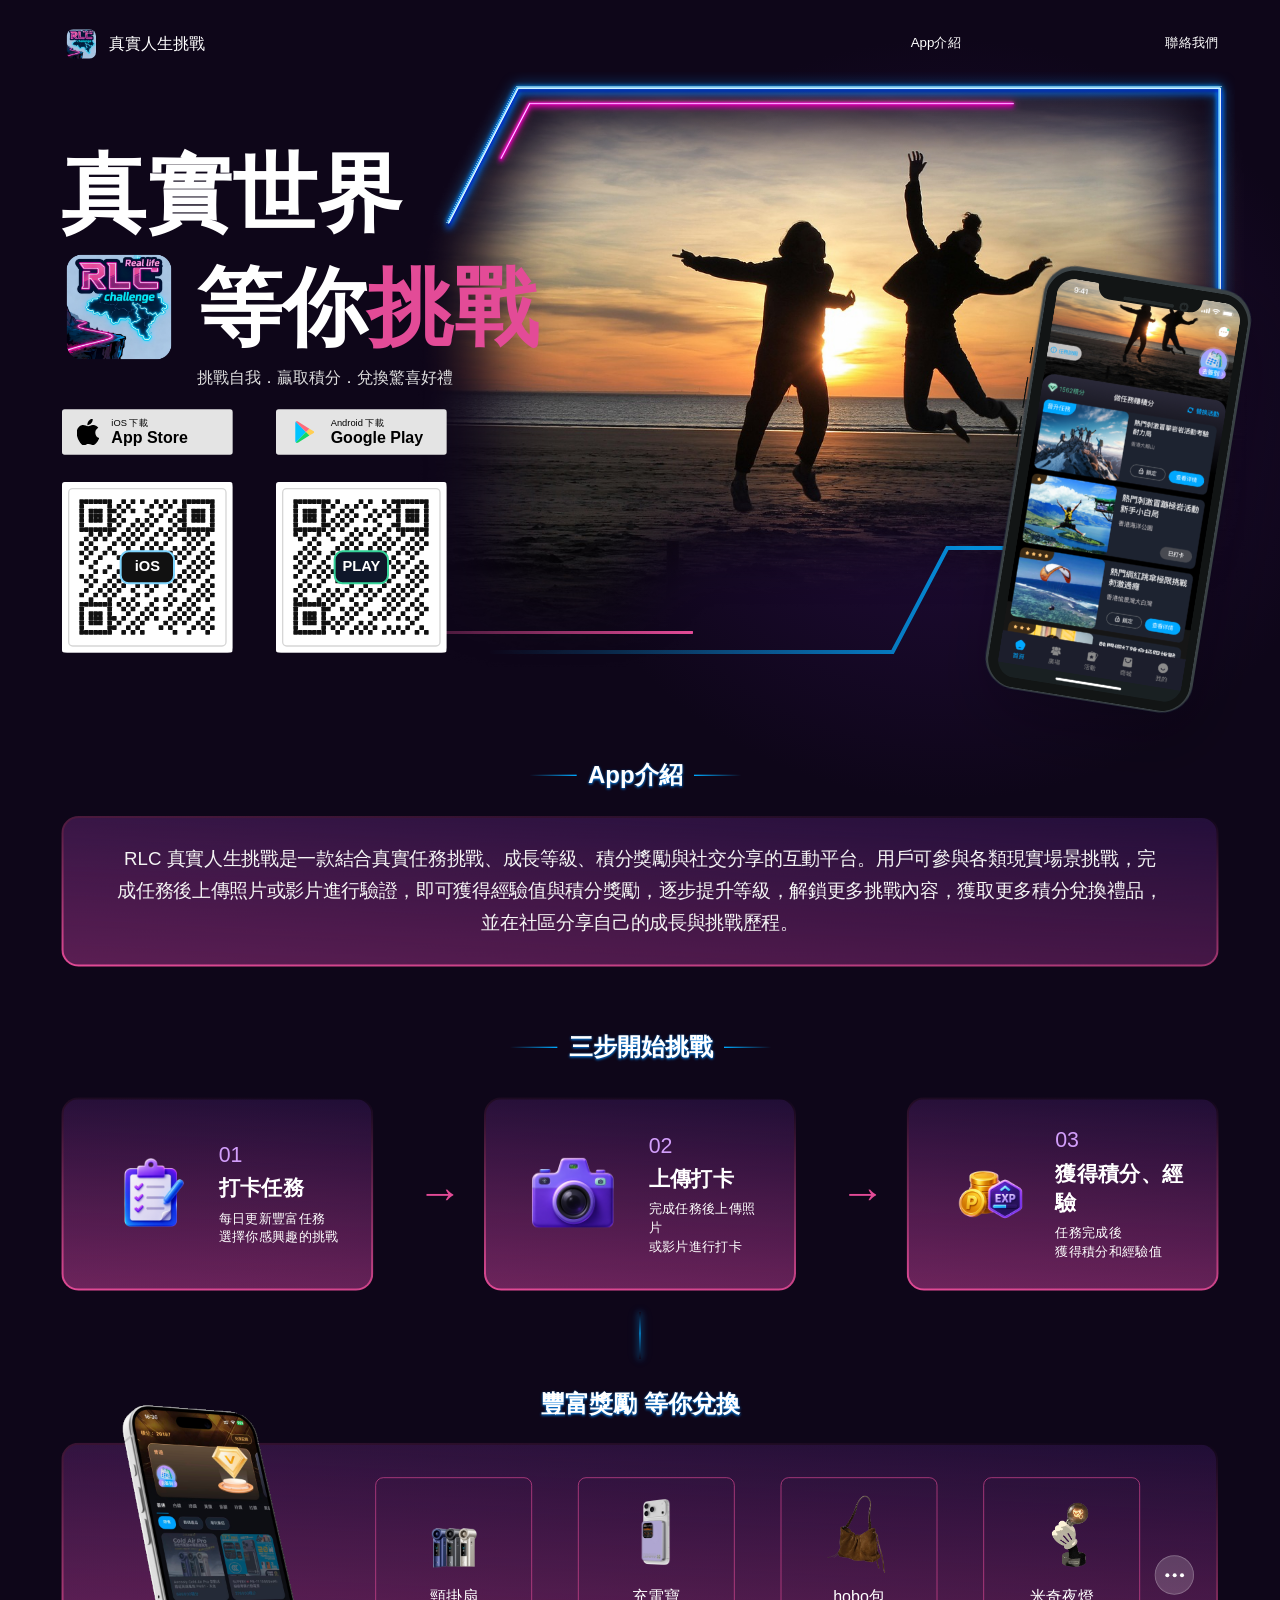
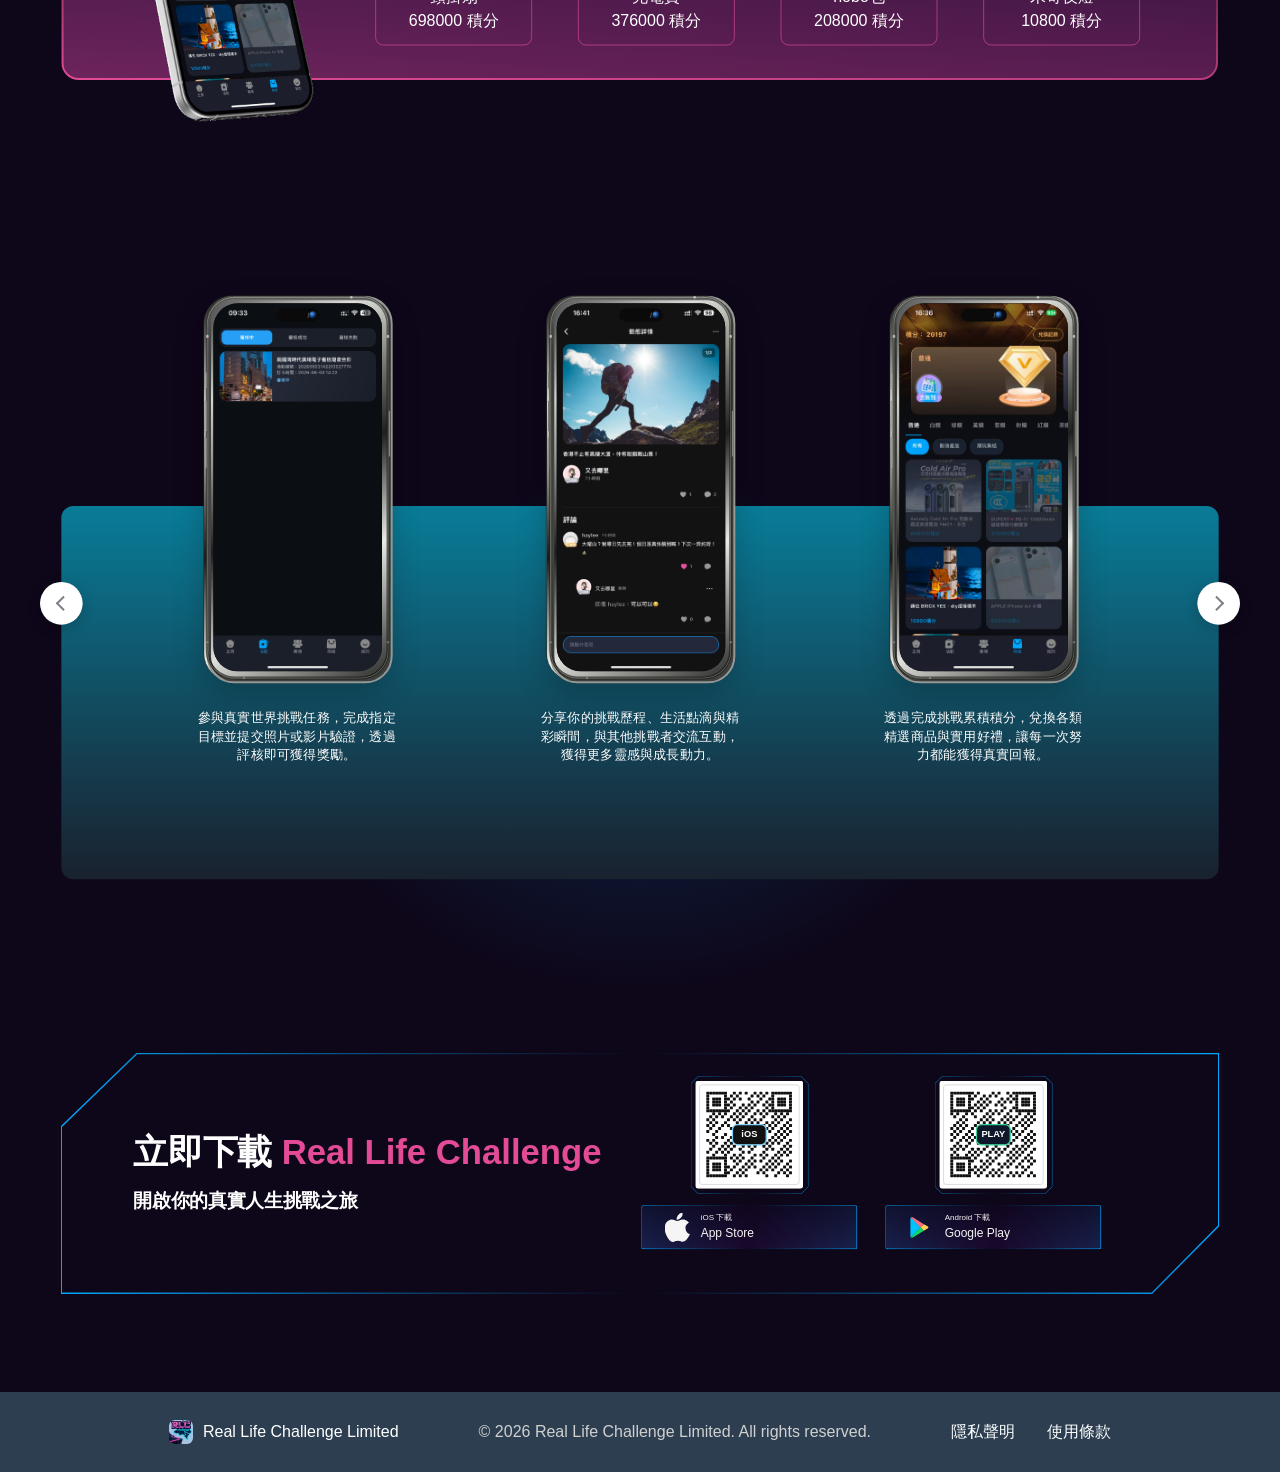
<file: index.html>
<!doctype html>
<html lang="zh-Hant">
  <head>
    <meta charset="utf-8" />
    <meta name="viewport" content="width=device-width, initial-scale=1" />
    <meta
      name="description"
      content="RLC 真實人生挑戰是一款結合真實任務挑戰、成長等級、積分獎勵與社交分享的互動平台。"
    />
    <title>真實人生挑戰</title>
    <link rel="stylesheet" href="./styles.css" />
    <meta name="google-site-verification" content="B2evrfFzxUKyFD201YbjmDLudzUp9lefWWMwBjP1XFs" />
  </head>
  <body>
    <main class="page-shell">
      <div class="design-canvas">
        <div class="design-stage">
          <header class="site-header" aria-label="主導航">
            <button class="brand jump" type="button" data-scroll-y="0">
              <img src="./assets/logo.png" alt="" />
              <span>真實人生挑戰</span>
            </button>
            <nav class="main-nav">
              <button class="jump" type="button" data-scroll-y="1140">App介紹</button>
              <a href="./contact.html">聯絡我們</a>
            </nav>
          </header>

          <section class="hero" aria-label="真實世界等你挑戰">
            <div class="hero-copy">
              <h1>
                <span>真實世界</span>
                <span class="challenge-row">
                  <img src="./assets/logo.png" alt="RLC" />
                  <span>等你<strong>挑戰</strong></span>
                </span>
              </h1>
              <p>挑戰自我．贏取積分．兌換驚喜好禮</p>
              <div class="download-row">
                <button class="store-button jump" type="button" data-scroll-y="4108">
                  <img class="store-button-icon store-button-icon-ios" src="./assets/cta-ios-icon.svg" alt="" />
                  <span class="store-button-copy">
                    <small>iOS 下載</small>
                    <span class="store-button-title">App Store</span>
                  </span>
                </button>
                <button class="store-button jump" type="button" data-scroll-y="4108">
                  <img class="store-button-icon store-button-icon-play" src="./assets/google-play-icon.svg" alt="" />
                  <span class="store-button-copy">
                    <small>Android 下載</small>
                    <span class="store-button-title">Google Play</span>
                  </span>
                </button>
              </div>
              <div class="qr-row">
                <img src="./assets/qr-ios.svg" alt="iOS 下載二維碼" />
                <img src="./assets/qr-google-play.svg" alt="Google Play 下載二維碼" />
              </div>
            </div>

            <div class="hero-media" aria-hidden="true">
              <div class="hero-frame-art" data-node-id="475:1321">
                <div class="hero-frame-photo" data-node-id="475:1304">
                  <img src="./assets/hero-frame-photo.png" alt="" />
                </div>
                <img class="hero-vector hero-blue-1" src="./assets/hero-blue-1.svg" alt="" data-node-id="475:1307" />
                <img class="hero-vector hero-blue-2" src="./assets/hero-blue-2.svg" alt="" data-node-id="475:1308" />
                <img class="hero-vector hero-blue-3" src="./assets/hero-blue-3.svg" alt="" data-node-id="475:1309" />
                <img class="hero-vector hero-blue-4" src="./assets/hero-blue-4.svg" alt="" data-node-id="475:1310" />
                <img class="hero-vector hero-blue-5" src="./assets/hero-blue-5.svg" alt="" data-node-id="475:1311" />
                <img class="hero-vector hero-pink-1" src="./assets/hero-pink-1.svg" alt="" data-node-id="475:1314" />
                <img class="hero-vector hero-pink-2" src="./assets/hero-pink-2.svg" alt="" data-node-id="475:1315" />
                <img class="hero-vector hero-pink-3" src="./assets/hero-pink-3.svg" alt="" data-node-id="475:1316" />
                <img class="hero-vector hero-pink-4" src="./assets/hero-pink-4.svg" alt="" data-node-id="475:1317" />
                <img class="hero-vector hero-pink-5" src="./assets/hero-pink-5.svg" alt="" data-node-id="475:1318" />
                <img class="hero-vector hero-bottom-blue" src="./assets/hero-bottom-blue.svg" alt="" data-node-id="475:1319" />
                <img class="hero-vector hero-tail-pink" src="./assets/hero-tail-pink.svg" alt="" data-node-id="475:1320" />
              </div>
            </div>
            <div class="home-mock" aria-hidden="true" data-node-id="478:1348" data-name="首頁mock">
              <div class="home-mock-body">
                <img class="home-mock-buttons" src="./assets/mock-buttons.svg" alt="" data-node-id="478:1349" />
                <img class="home-mock-surround" src="./assets/mock-device-surround.svg" alt="" data-node-id="478:1354" />
                <img class="home-mock-bg" src="./assets/mock-device-bg.svg" alt="" data-node-id="478:1355" />
                <div class="home-mock-screen" data-node-id="478:1360">
                  <img src="./assets/mock-screen.png" alt="" />
                </div>
                <img class="home-mock-speaker" src="./assets/mock-speaker.svg" alt="" data-node-id="478:1357" />
                <div class="home-mock-camera" data-node-id="478:1356">
                  <img class="home-mock-camera-base" src="./assets/mock-camera.svg" alt="" />
                  <img class="home-mock-camera-oval" src="./assets/mock-camera-oval.svg" alt="" />
                  <img class="home-mock-camera-highlight" src="./assets/mock-camera-oval-highlight.svg" alt="" />
                </div>
              </div>
            </div>
          </section>

          <section class="app-intro" aria-label="App 介紹">
            <div class="section-title line-title intro-title">App介紹</div>
            <div class="app-intro-panel" id="about">
              <p>
                RLC 真實人生挑戰是一款結合真實任務挑戰、成長等級、積分獎勵與社交分享的互動平台。用戶可參與各類現實場景挑戰，完成任務後上傳照片或影片進行驗證，即可獲得經驗值與積分獎勵，逐步提升等級，解鎖更多挑戰內容，獲取更多積分兌換禮品，並在社區分享自己的成長與挑戰歷程。
              </p>
            </div>
          </section>

          <section class="steps" aria-label="三步開始挑戰">
            <div class="section-title line-title">三步開始挑戰</div>
            <div class="step-card step-one">
              <img src="./assets/task-check.png" alt="" />
              <div>
                <span>01</span>
                <h3>打卡任務</h3>
                <p>每日更新豐富任務<br />選擇你感興趣的挑戰</p>
              </div>
            </div>
            <span class="step-arrow arrow-one">→</span>
            <div class="step-card step-two">
              <img src="./assets/task-camera.png" alt="" />
              <div>
                <span>02</span>
                <h3>上傳打卡</h3>
                <p>完成任務後上傳照片<br />或影片進行打卡</p>
              </div>
            </div>
            <span class="step-arrow arrow-two">→</span>
            <div class="step-card step-three">
              <img src="./assets/task-exp.png" alt="" />
              <div>
                <span>03</span>
                <h3>獲得積分、經驗</h3>
                <p>任務完成後<br />獲得積分和經驗值</p>
              </div>
            </div>
          </section>

          <section class="rewards" aria-label="豐富獎勵 等你兌換">
            <div class="reward-connector" aria-hidden="true"></div>
            <div class="section-title reward-title">豐富獎勵 等你兌換</div>
            <div class="mall-mock" aria-hidden="true" data-node-id="479:1365" data-name="積分商城mock">
              <img class="mall-mock-image" src="./assets/mall-mock-figma-transparent.png" alt="積分商城手機畫面" />
            </div>
            <div class="reward-panel">
              <article class="reward-card">
                <img src="./assets/reward-fan.png" alt="" />
                <h3>頸掛扇</h3>
                <p>698000 積分</p>
              </article>
              <article class="reward-card">
                <img src="./assets/reward-powerbank.png" alt="" />
                <h3>充電寶</h3>
                <p>376000 積分</p>
              </article>
              <article class="reward-card">
                <img src="./assets/reward-bag.png" alt="" />
                <h3>hobo包</h3>
                <p>208000 積分</p>
              </article>
              <article class="reward-card">
                <img src="./assets/reward-lamp.png" alt="" />
                <h3>米奇夜燈</h3>
                <p>10800 積分</p>
              </article>
              <span class="more-dot" aria-hidden="true"></span>
            </div>
          </section>

          <section class="showcase" aria-label="App 頁面展示">
            <div class="showcase-panel"></div>
            <button class="round-nav left" type="button" aria-label="上一張" data-carousel-dir="prev">
              <span class="round-nav-arrow round-nav-arrow-left" aria-hidden="true"></span>
            </button>
            <button class="round-nav right" type="button" aria-label="下一張" data-carousel-dir="next">
              <span class="round-nav-arrow round-nav-arrow-right" aria-hidden="true"></span>
            </button>
            <div class="showcase-viewport">
              <div class="showcase-track">
                <article class="showcase-item" data-showcase-slot="0">
                  <div class="showcase-phone-slot">
                    <div class="showcase-phone" aria-hidden="true" data-node-id="459:1074">
                      <div class="showcase-phone-shell"></div>
                      <div class="showcase-phone-screen"><img src="./assets/showcase-5.png" alt="挑戰打卡審核畫面" /></div>
                      <div class="showcase-phone-island"><span class="showcase-phone-island-dot"></span><span class="showcase-phone-island-line"></span></div>
                      <span class="showcase-phone-antenna antenna-top"></span><span class="showcase-phone-antenna antenna-left-top"></span><span class="showcase-phone-antenna antenna-left-bottom"></span><span class="showcase-phone-antenna antenna-right-top"></span><span class="showcase-phone-antenna antenna-right-bottom"></span><span class="showcase-phone-antenna antenna-bottom"></span>
                      <span class="showcase-phone-button button-silent"></span><span class="showcase-phone-button button-plus"></span><span class="showcase-phone-button button-minus"></span><span class="showcase-phone-button button-power"></span>
                    </div>
                  </div>
                  <p>參與真實世界挑戰任務，完成指定目標並提交照片或影片驗證，透過評核即可獲得獎勵。</p>
                </article>
                <article class="showcase-item" data-showcase-slot="1">
                  <div class="showcase-phone-slot">
                    <div class="showcase-phone" aria-hidden="true" data-node-id="485:1403">
                      <div class="showcase-phone-shell"></div>
                      <div class="showcase-phone-screen"><img src="./assets/showcase-6.png" alt="挑戰社群分享畫面" /></div>
                      <div class="showcase-phone-island"><span class="showcase-phone-island-dot"></span><span class="showcase-phone-island-line"></span></div>
                      <span class="showcase-phone-antenna antenna-top"></span><span class="showcase-phone-antenna antenna-left-top"></span><span class="showcase-phone-antenna antenna-left-bottom"></span><span class="showcase-phone-antenna antenna-right-top"></span><span class="showcase-phone-antenna antenna-right-bottom"></span><span class="showcase-phone-antenna antenna-bottom"></span>
                      <span class="showcase-phone-button button-silent"></span><span class="showcase-phone-button button-plus"></span><span class="showcase-phone-button button-minus"></span><span class="showcase-phone-button button-power"></span>
                    </div>
                  </div>
                  <p>分享你的挑戰歷程、生活點滴與精彩瞬間，與其他挑戰者交流互動，獲得更多靈感與成長動力。</p>
                </article>
                <article class="showcase-item" data-showcase-slot="2">
                  <div class="showcase-phone-slot">
                    <div class="showcase-phone" aria-hidden="true" data-node-id="513:1432">
                      <div class="showcase-phone-shell"></div>
                      <div class="showcase-phone-screen"><img src="./assets/showcase-7.png" alt="積分兌換好禮畫面" /></div>
                      <div class="showcase-phone-island"><span class="showcase-phone-island-dot"></span><span class="showcase-phone-island-line"></span></div>
                      <span class="showcase-phone-antenna antenna-top"></span><span class="showcase-phone-antenna antenna-left-top"></span><span class="showcase-phone-antenna antenna-left-bottom"></span><span class="showcase-phone-antenna antenna-right-top"></span><span class="showcase-phone-antenna antenna-right-bottom"></span><span class="showcase-phone-antenna antenna-bottom"></span>
                      <span class="showcase-phone-button button-silent"></span><span class="showcase-phone-button button-plus"></span><span class="showcase-phone-button button-minus"></span><span class="showcase-phone-button button-power"></span>
                    </div>
                  </div>
                  <p>透過完成挑戰累積積分，兌換各類精選商品與實用好禮，讓每一次努力都能獲得真實回報。</p>
                </article>
              </div>
            </div>
          </section>

          <section class="cta" aria-label="立即下載 Real Life Challenge" data-node-id="476:1329">
            <img class="cta-border" src="./assets/cta-border.svg" alt="" data-node-id="476:1330" />
            <div class="cta-copy">
              <h2>立即下載 <strong>Real Life Challenge</strong></h2>
              <p>開啟你的真實人生挑戰之旅</p>
            </div>
            <div class="cta-downloads" aria-label="下載方式">
              <div class="cta-download">
                <div class="cta-qr-wrap" aria-label="iOS 下載二維碼">
                  <img class="cta-qr-frame" src="./assets/cta-qr-frame.svg" alt="" />
                  <img class="cta-qr-code" src="./assets/qr-ios.svg" alt="iOS 下載二維碼" />
                </div>
                <button class="cta-store cta-store-ios" type="button" data-node-id="476:1337">
                  <img class="cta-store-icon cta-store-ios-icon" src="./assets/cta-ios-icon.svg" alt="" data-node-id="476:1343" />
                  <span class="cta-store-kicker">iOS 下載</span>
                  <span class="cta-store-name">App Store</span>
                </button>
              </div>
              <div class="cta-download">
                <div class="cta-qr-wrap" aria-label="Google Play 下載二維碼">
                  <img class="cta-qr-frame" src="./assets/cta-qr-frame.svg" alt="" />
                  <img class="cta-qr-code" src="./assets/qr-google-play.svg" alt="Google Play 下載二維碼" />
                </div>
                <button class="cta-store cta-store-android" type="button" data-node-id="476:1338">
                  <img class="cta-store-icon cta-store-play-icon" src="./assets/google-play-icon.svg" alt="" />
                  <span class="cta-store-kicker">Android 下載</span>
                  <span class="cta-store-name">Google Play</span>
                </button>
              </div>
            </div>
          </section>
        </div>
      </div>
      <footer class="site-footer">
        <div class="footer-brand">
          <img src="./assets/logo.png" alt="" />
          <span>Real Life Challenge Limited</span>
        </div>
        <p>© 2026 Real Life Challenge Limited. All rights reserved.</p>
        <nav>
          <a href="./privacy.html">隱私聲明</a>
          <a href="./terms.html">使用條款</a>
        </nav>
      </footer>
    </main>
    <script src="./script.js"></script>
  </body>
</html>
</file>
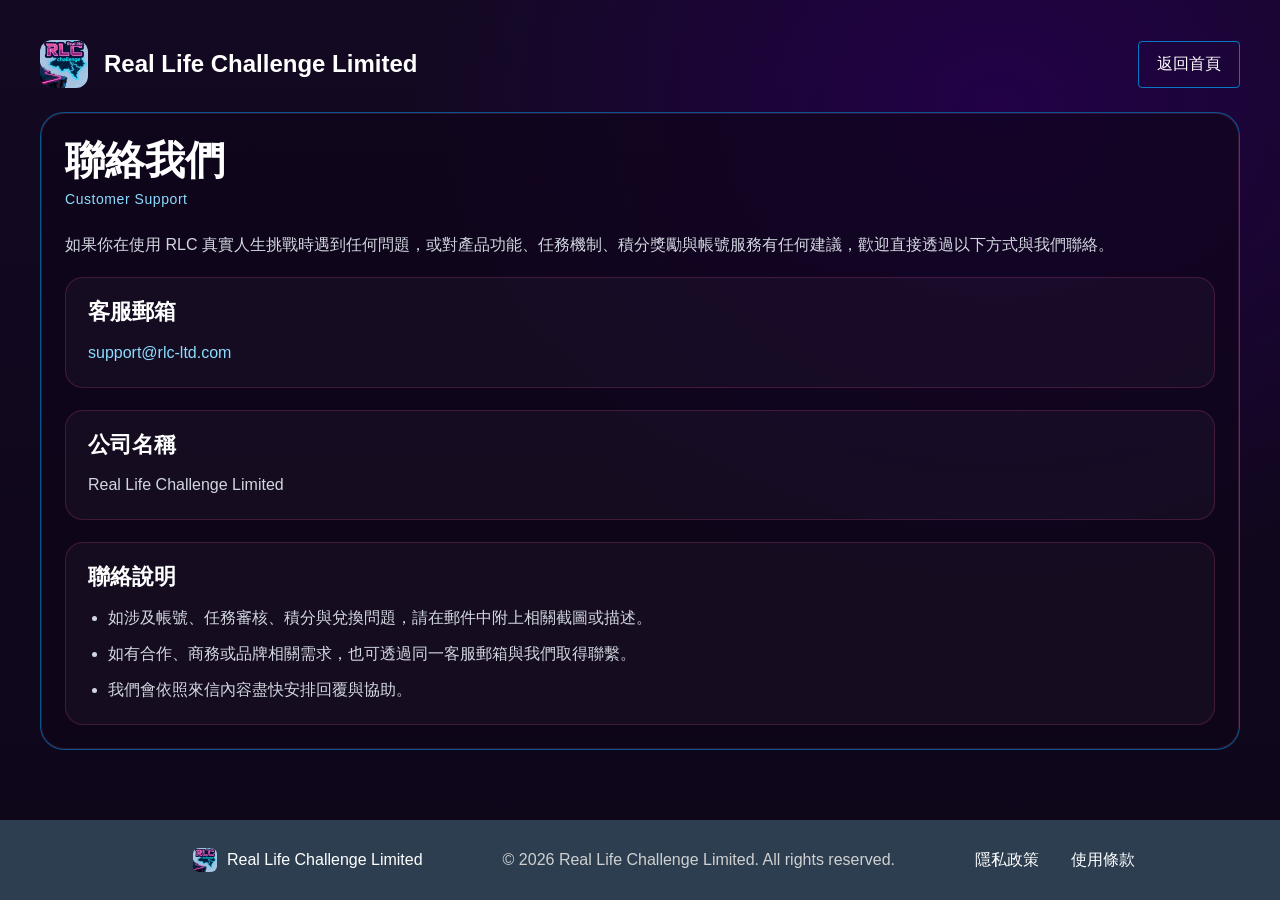
<file: contact.html>
<!doctype html>
<html lang="zh-Hant">
  <head>
    <meta charset="utf-8" />
    <meta name="viewport" content="width=device-width, initial-scale=1" />
    <title>聯絡我們 | Real Life Challenge Limited</title>
    <link rel="stylesheet" href="./legal.css" />
    <meta name="google-site-verification" content="B2evrfFzxUKyFD201YbjmDLudzUp9lefWWMwBjP1XFs" />
  </head>
  <body>
    <main class="legal-page">
      <div class="legal-shell">
        <header class="legal-header">
          <div class="legal-brand">
            <img src="./assets/logo.png" alt="" />
            <span>Real Life Challenge Limited</span>
          </div>
          <a class="legal-back" href="./index.html">返回首頁</a>
        </header>
        <section class="legal-panel">
          <h1>聯絡我們</h1>
          <div class="legal-meta">Customer Support</div>
          <p>如果你在使用 RLC 真實人生挑戰時遇到任何問題，或對產品功能、任務機制、積分獎勵與帳號服務有任何建議，歡迎直接透過以下方式與我們聯絡。</p>
          <div class="legal-sections">
            <section class="legal-section">
              <h2>客服郵箱</h2>
              <p><a class="contact-link" href="mailto:support@rlc-ltd.com">support@rlc-ltd.com</a></p>
            </section>
            <section class="legal-section">
              <h2>公司名稱</h2>
              <p>Real Life Challenge Limited</p>
            </section>
            <section class="legal-section">
              <h2>聯絡說明</h2>
              <ul>
                <li>如涉及帳號、任務審核、積分與兌換問題，請在郵件中附上相關截圖或描述。</li>
                <li>如有合作、商務或品牌相關需求，也可透過同一客服郵箱與我們取得聯繫。</li>
                <li>我們會依照來信內容盡快安排回覆與協助。</li>
              </ul>
            </section>
          </div>

        </section>
      </div>
      <footer class="site-footer">
        <div class="footer-brand">
          <img src="./assets/logo.png" alt="" />
          <span>Real Life Challenge Limited</span>
        </div>
        <p>© 2026 Real Life Challenge Limited. All rights reserved.</p>
        <nav>
          <a href="./privacy.html">隱私政策</a>
          <a href="./terms.html">使用條款</a>
        </nav>
      </footer>
    </main>
  </body>
</html>
</file>
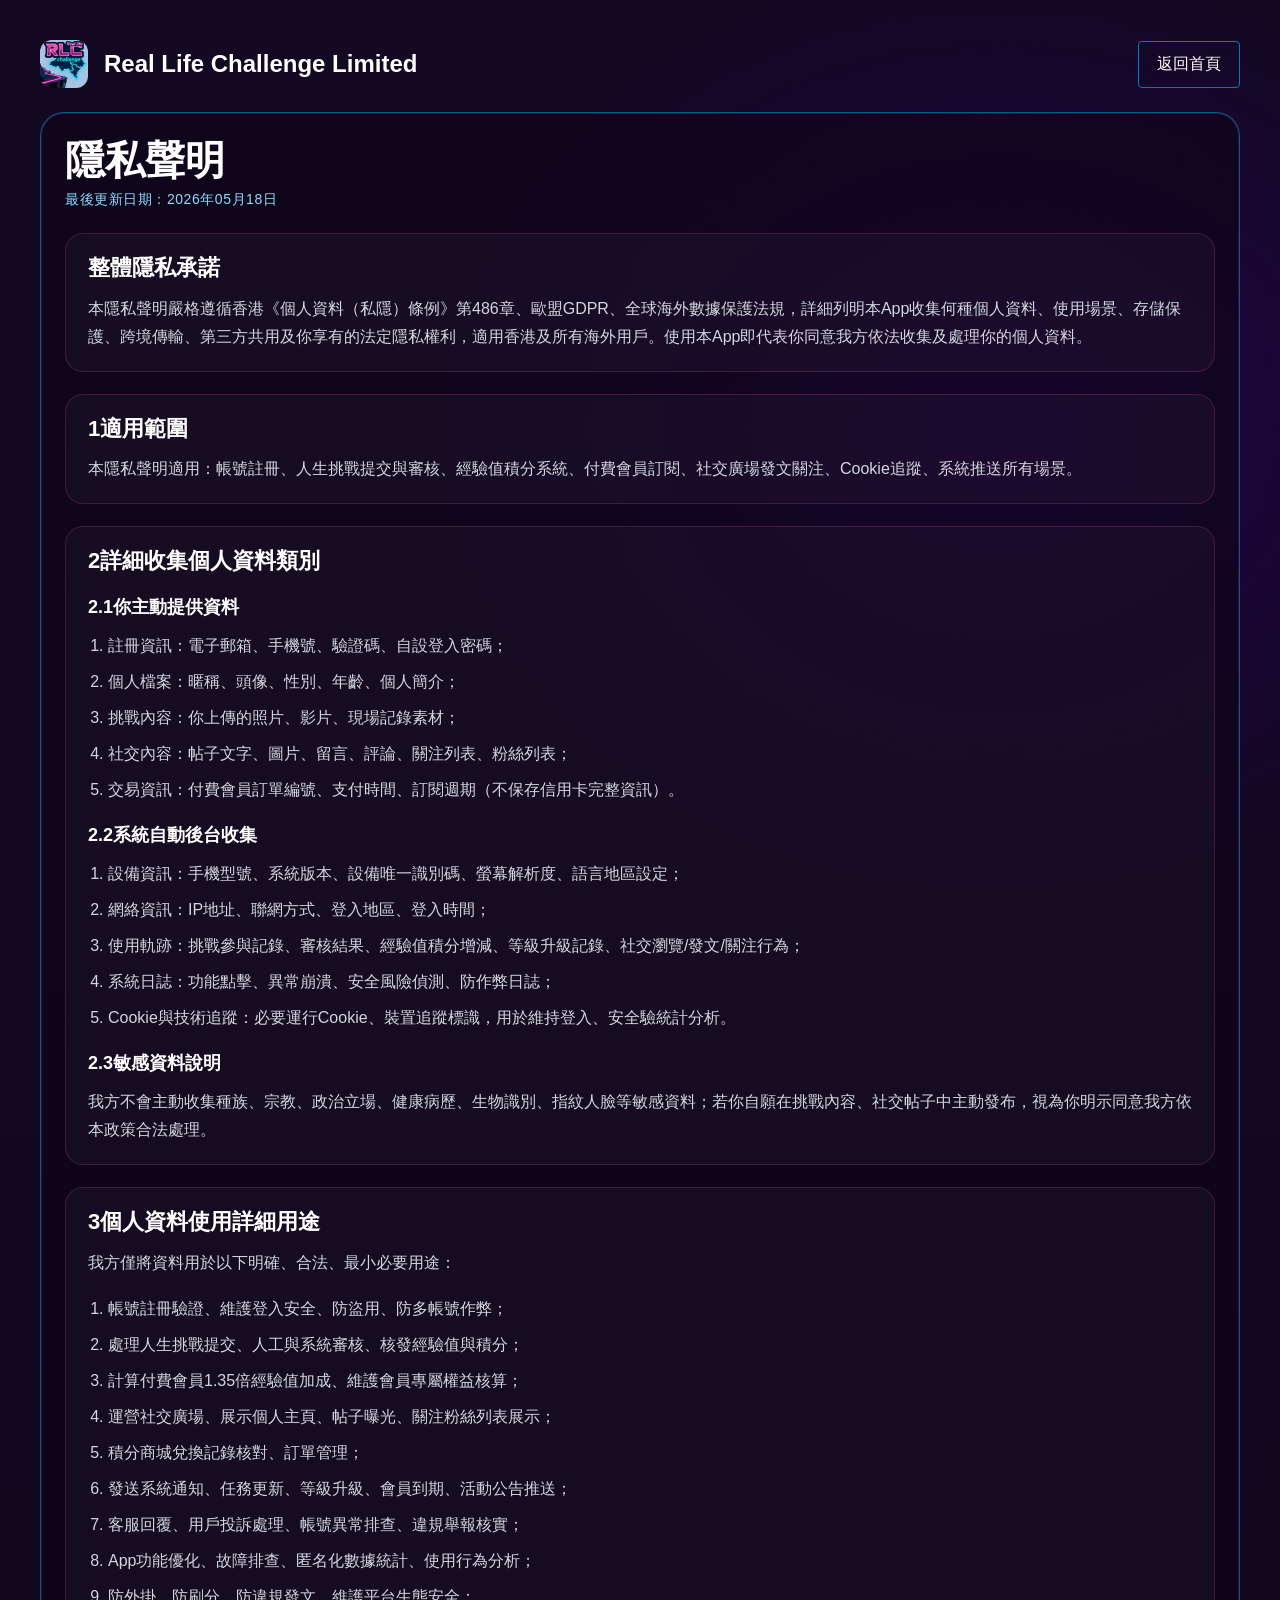
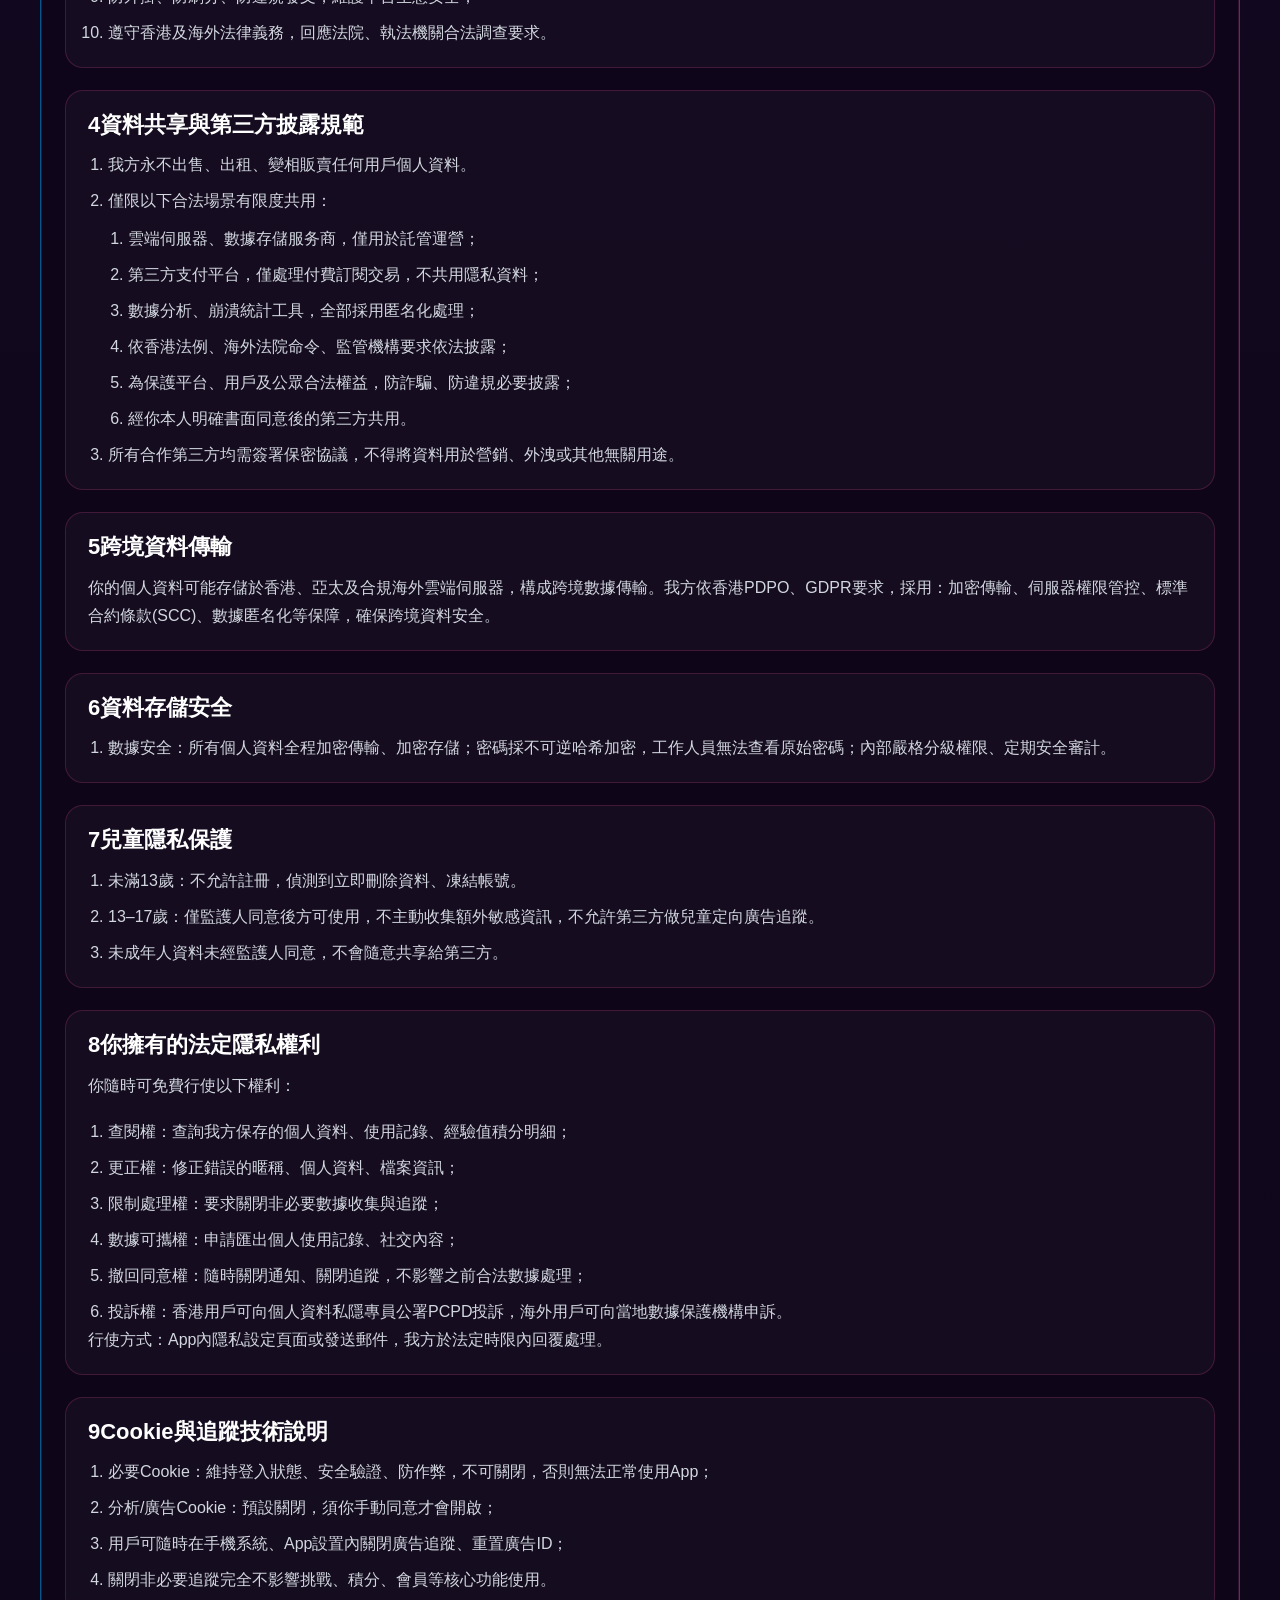
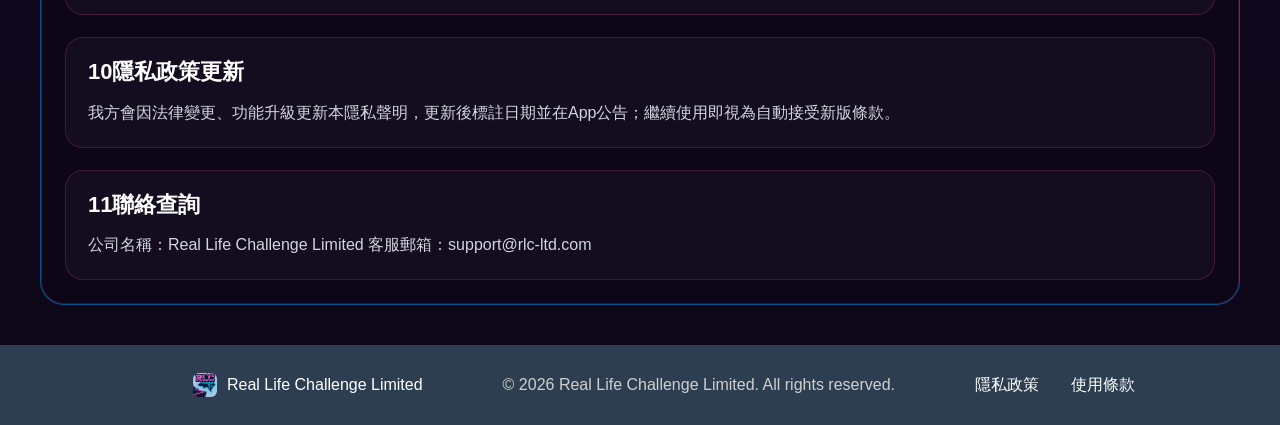
<file: privacy.html>
<!doctype html>
<html lang="zh-Hant">
  <head>
    <meta charset="utf-8" />
    <meta name="viewport" content="width=device-width, initial-scale=1" />
    <title>隱私聲明 | Real Life Challenge Limited</title>
    <link rel="stylesheet" href="./legal.css" />
    <meta name="google-site-verification" content="B2evrfFzxUKyFD201YbjmDLudzUp9lefWWMwBjP1XFs" />
  </head>
  <body>
    <main class="legal-page">
      <div class="legal-shell">
        <header class="legal-header">
          <div class="legal-brand">
            <img src="./assets/logo.png" alt="" />
            <span>Real Life Challenge Limited</span>
          </div>
          <a class="legal-back" href="./index.html">返回首頁</a>
        </header>
        <section class="legal-panel">
          <h1>隱私聲明</h1>
          <div class="legal-meta">最後更新日期：2026年05月18日</div>
          <div class="legal-sections">
            <section class="legal-section">
              <h2>整體隱私承諾</h2>
              <p>
                本隱私聲明嚴格遵循香港《個人資料（私隱）條例》第486章、歐盟GDPR、全球海外數據保護法規，詳細列明本App收集何種個人資料、使用場景、存儲保護、跨境傳輸、第三方共用及你享有的法定隱私權利，適用香港及所有海外用戶。使用本App即代表你同意我方依法收集及處理你的個人資料。
              </p>
            </section>
            <section class="legal-section">
              <h2>1適用範圍</h2>
              <p>本隱私聲明適用：帳號註冊、人生挑戰提交與審核、經驗值積分系統、付費會員訂閱、社交廣場發文關注、Cookie追蹤、系統推送所有場景。</p>
            </section>
            <section class="legal-section">
              <h2>2詳細收集個人資料類別</h2>
              <h3>2.1你主動提供資料</h3>
              <ol>
                <li>註冊資訊：電子郵箱、手機號、驗證碼、自設登入密碼；</li>
                <li>個人檔案：暱稱、頭像、性別、年齡、個人簡介；</li>
                <li>挑戰內容：你上傳的照片、影片、現場記錄素材；</li>
                <li>社交內容：帖子文字、圖片、留言、評論、關注列表、粉絲列表；</li>
                <li>交易資訊：付費會員訂單編號、支付時間、訂閱週期（不保存信用卡完整資訊）。</li>
              </ol>
              <h3>2.2系統自動後台收集</h3>
              <ol>
                <li>設備資訊：手機型號、系統版本、設備唯一識別碼、螢幕解析度、語言地區設定；</li>
                <li>網絡資訊：IP地址、聯網方式、登入地區、登入時間；</li>
                <li>使用軌跡：挑戰參與記錄、審核結果、經驗值積分增減、等級升級記錄、社交瀏覽/發文/關注行為；</li>
                <li>系統日誌：功能點擊、異常崩潰、安全風險偵測、防作弊日誌；</li>
                <li>Cookie與技術追蹤：必要運行Cookie、裝置追蹤標識，用於維持登入、安全驗統計分析。</li>
              </ol>
              <h3>2.3敏感資料說明</h3>
              <p>我方不會主動收集種族、宗教、政治立場、健康病歷、生物識別、指紋人臉等敏感資料；若你自願在挑戰內容、社交帖子中主動發布，視為你明示同意我方依本政策合法處理。</p>
            </section>
            <section class="legal-section">
              <h2>3個人資料使用詳細用途</h2>
              <p>我方僅將資料用於以下明確、合法、最小必要用途：</p>
              <ol>
                <li>帳號註冊驗證、維護登入安全、防盜用、防多帳號作弊；</li>
                <li>處理人生挑戰提交、人工與系統審核、核發經驗值與積分；</li>
                <li>計算付費會員1.35倍經驗值加成、維護會員專屬權益核算；</li>
                <li>運營社交廣場、展示個人主頁、帖子曝光、關注粉絲列表展示；</li>
                <li>積分商城兌換記錄核對、訂單管理；</li>
                <li>發送系統通知、任務更新、等級升級、會員到期、活動公告推送；</li>
                <li>客服回覆、用戶投訴處理、帳號異常排查、違規舉報核實；</li>
                <li>App功能優化、故障排查、匿名化數據統計、使用行為分析；</li>
                <li>防外掛、防刷分、防違規發文，維護平台生態安全；</li>
                <li>遵守香港及海外法律義務，回應法院、執法機關合法調查要求。</li>
              </ol>
            </section>
            <section class="legal-section">
              <h2>4資料共享與第三方披露規範</h2>
              <ol>
                <li>我方永不出售、出租、變相販賣任何用戶個人資料。</li>
                <li>
                  僅限以下合法場景有限度共用：
                  <ol>
                    <li>雲端伺服器、數據存儲服务商，僅用於託管運營；</li>
                    <li>第三方支付平台，僅處理付費訂閱交易，不共用隱私資料；</li>
                    <li>數據分析、崩潰統計工具，全部採用匿名化處理；</li>
                    <li>依香港法例、海外法院命令、監管機構要求依法披露；</li>
                    <li>為保護平台、用戶及公眾合法權益，防詐騙、防違規必要披露；</li>
                    <li>經你本人明確書面同意後的第三方共用。</li>
                  </ol>
                </li>
                <li>所有合作第三方均需簽署保密協議，不得將資料用於營銷、外洩或其他無關用途。</li>
              </ol>
            </section>
            <section class="legal-section">
              <h2>5跨境資料傳輸</h2>
              <p>你的個人資料可能存儲於香港、亞太及合規海外雲端伺服器，構成跨境數據傳輸。我方依香港PDPO、GDPR要求，採用：加密傳輸、伺服器權限管控、標準合約條款(SCC)、數據匿名化等保障，確保跨境資料安全。</p>
            </section>
            <section class="legal-section">
              <h2>6資料存儲安全</h2>
              <ol>
                <li>數據安全：所有個人資料全程加密傳輸、加密存儲；密碼採不可逆哈希加密，工作人員無法查看原始密碼；內部嚴格分級權限、定期安全審計。</li>
              </ol>
            </section>
            <section class="legal-section">
              <h2>7兒童隱私保護</h2>
              <ol>
                <li>未滿13歲：不允許註冊，偵測到立即刪除資料、凍結帳號。</li>
                <li>13–17歲：僅監護人同意後方可使用，不主動收集額外敏感資訊，不允許第三方做兒童定向廣告追蹤。</li>
                <li>未成年人資料未經監護人同意，不會隨意共享給第三方。</li>
              </ol>
            </section>
            <section class="legal-section">
              <h2>8你擁有的法定隱私權利</h2>
              <p>你隨時可免費行使以下權利：</p>
              <ol>
                <li>查閱權：查詢我方保存的個人資料、使用記錄、經驗值積分明細；</li>
                <li>更正權：修正錯誤的暱稱、個人資料、檔案資訊；</li>
                <li>限制處理權：要求關閉非必要數據收集與追蹤；</li>
                <li>數據可攜權：申請匯出個人使用記錄、社交內容；</li>
                <li>撤回同意權：隨時關閉通知、關閉追蹤，不影響之前合法數據處理；</li>
                <li>投訴權：香港用戶可向個人資料私隱專員公署PCPD投訴，海外用戶可向當地數據保護機構申訴。</li>
              </ol>
              <p>行使方式：App內隱私設定頁面或發送郵件，我方於法定時限內回覆處理。</p>
            </section>
            <section class="legal-section">
              <h2>9Cookie與追蹤技術說明</h2>
              <ol>
                <li>必要Cookie：維持登入狀態、安全驗證、防作弊，不可關閉，否則無法正常使用App；</li>
                <li>分析/廣告Cookie：預設關閉，須你手動同意才會開啟；</li>
                <li>用戶可隨時在手機系統、App設置內關閉廣告追蹤、重置廣告ID；</li>
                <li>關閉非必要追蹤完全不影響挑戰、積分、會員等核心功能使用。</li>
              </ol>
            </section>
            <section class="legal-section">
              <h2>10隱私政策更新</h2>
              <p>我方會因法律變更、功能升級更新本隱私聲明，更新後標註日期並在App公告；繼續使用即視為自動接受新版條款。</p>
            </section>
            <section class="legal-section">
              <h2>11聯絡查詢</h2>
              <p>公司名稱：Real Life Challenge Limited 客服郵箱：support@rlc-ltd.com</p>
            </section>
          </div>
        </section>
      </div>
      <footer class="site-footer">
        <div class="footer-brand">
          <img src="./assets/logo.png" alt="" />
          <span>Real Life Challenge Limited</span>
        </div>
        <p>© 2026 Real Life Challenge Limited. All rights reserved.</p>
        <nav>
          <a href="./privacy.html">隱私政策</a>
          <a href="./terms.html">使用條款</a>
        </nav>
      </footer>
    </main>
  </body>
</html>
</file>
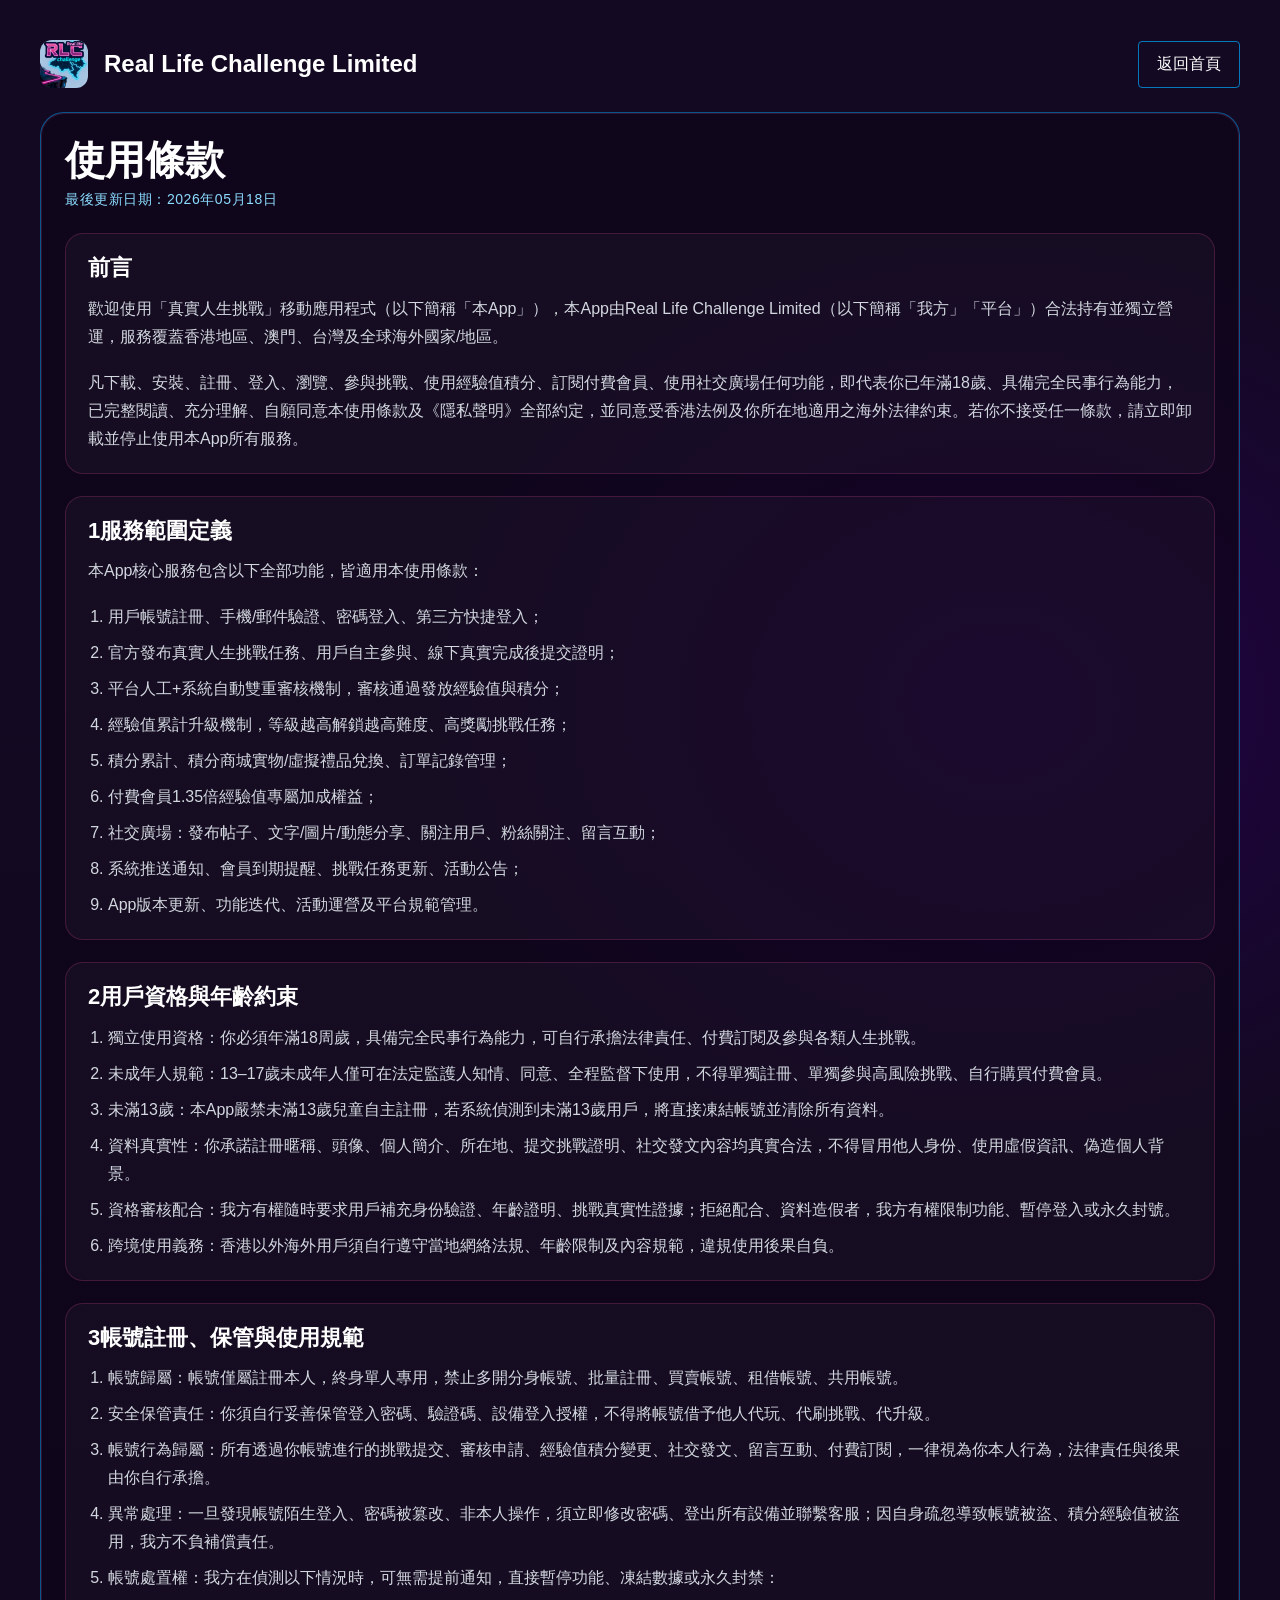
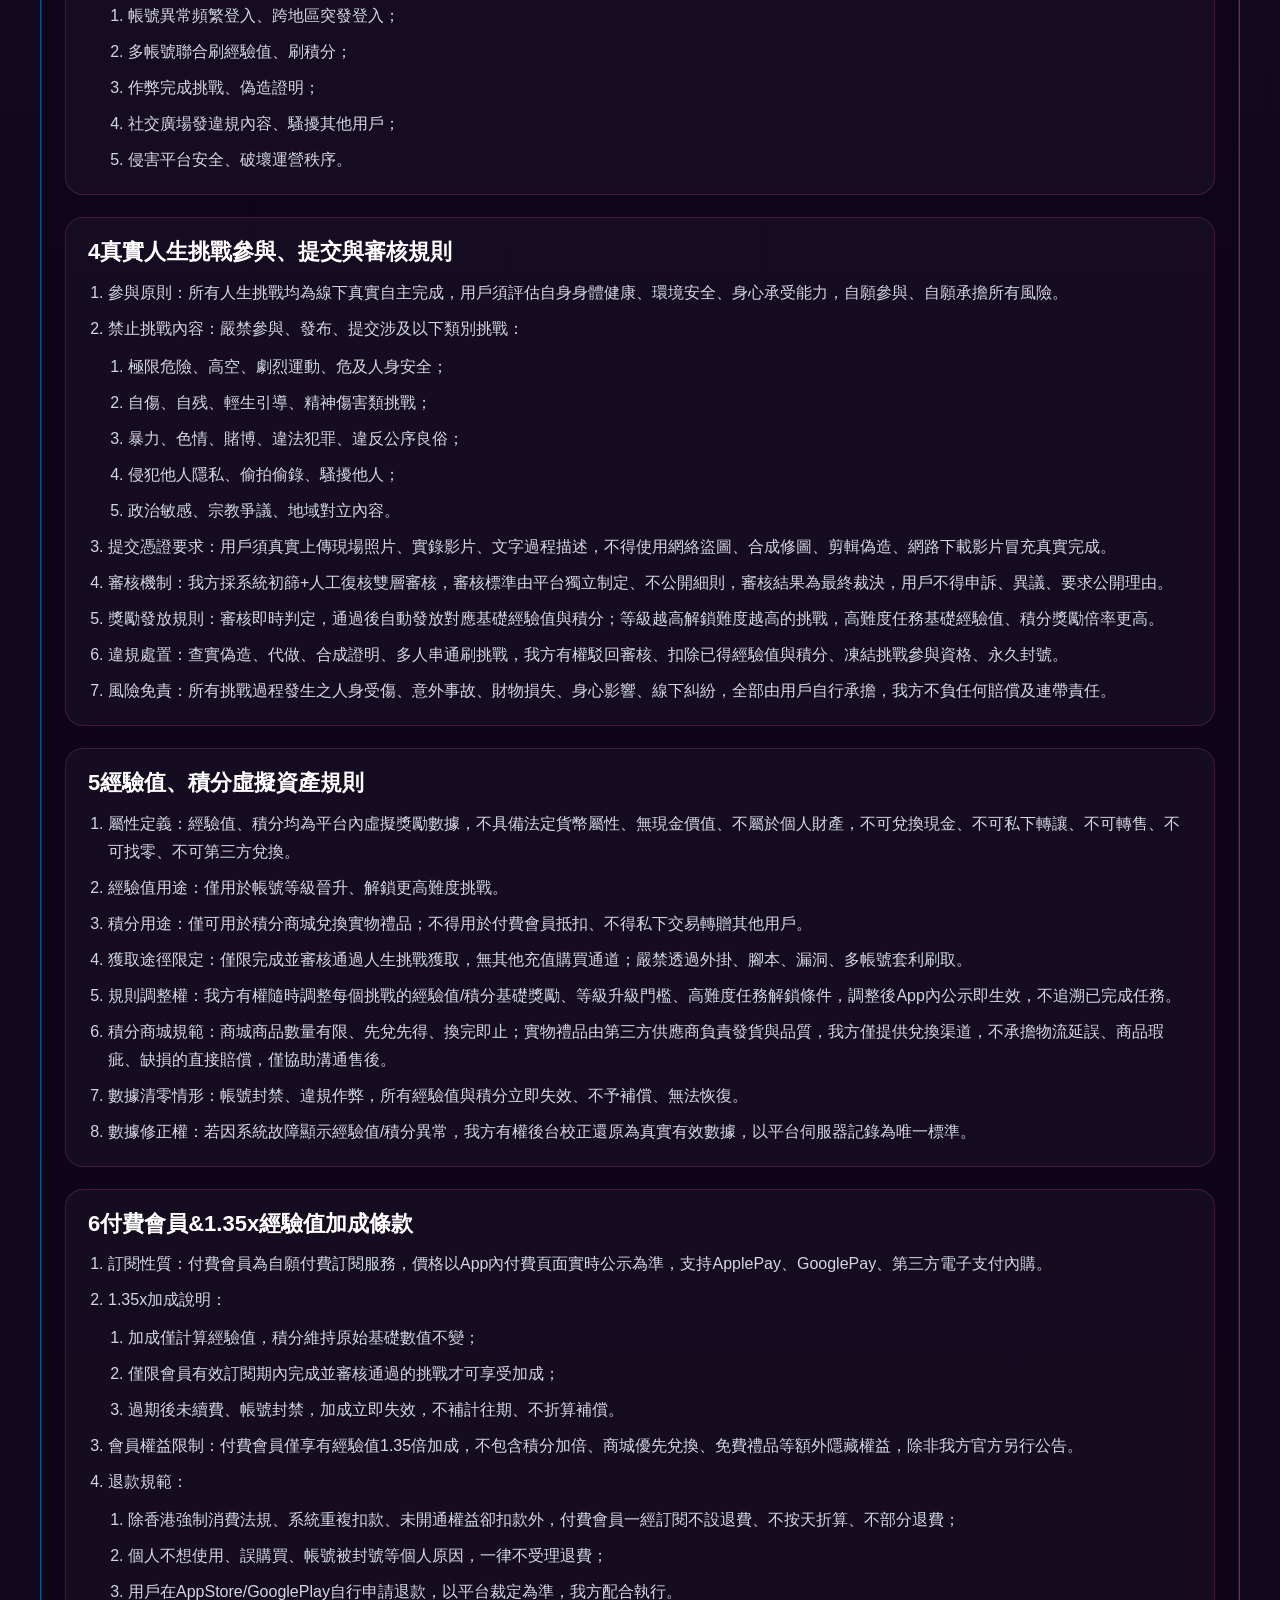
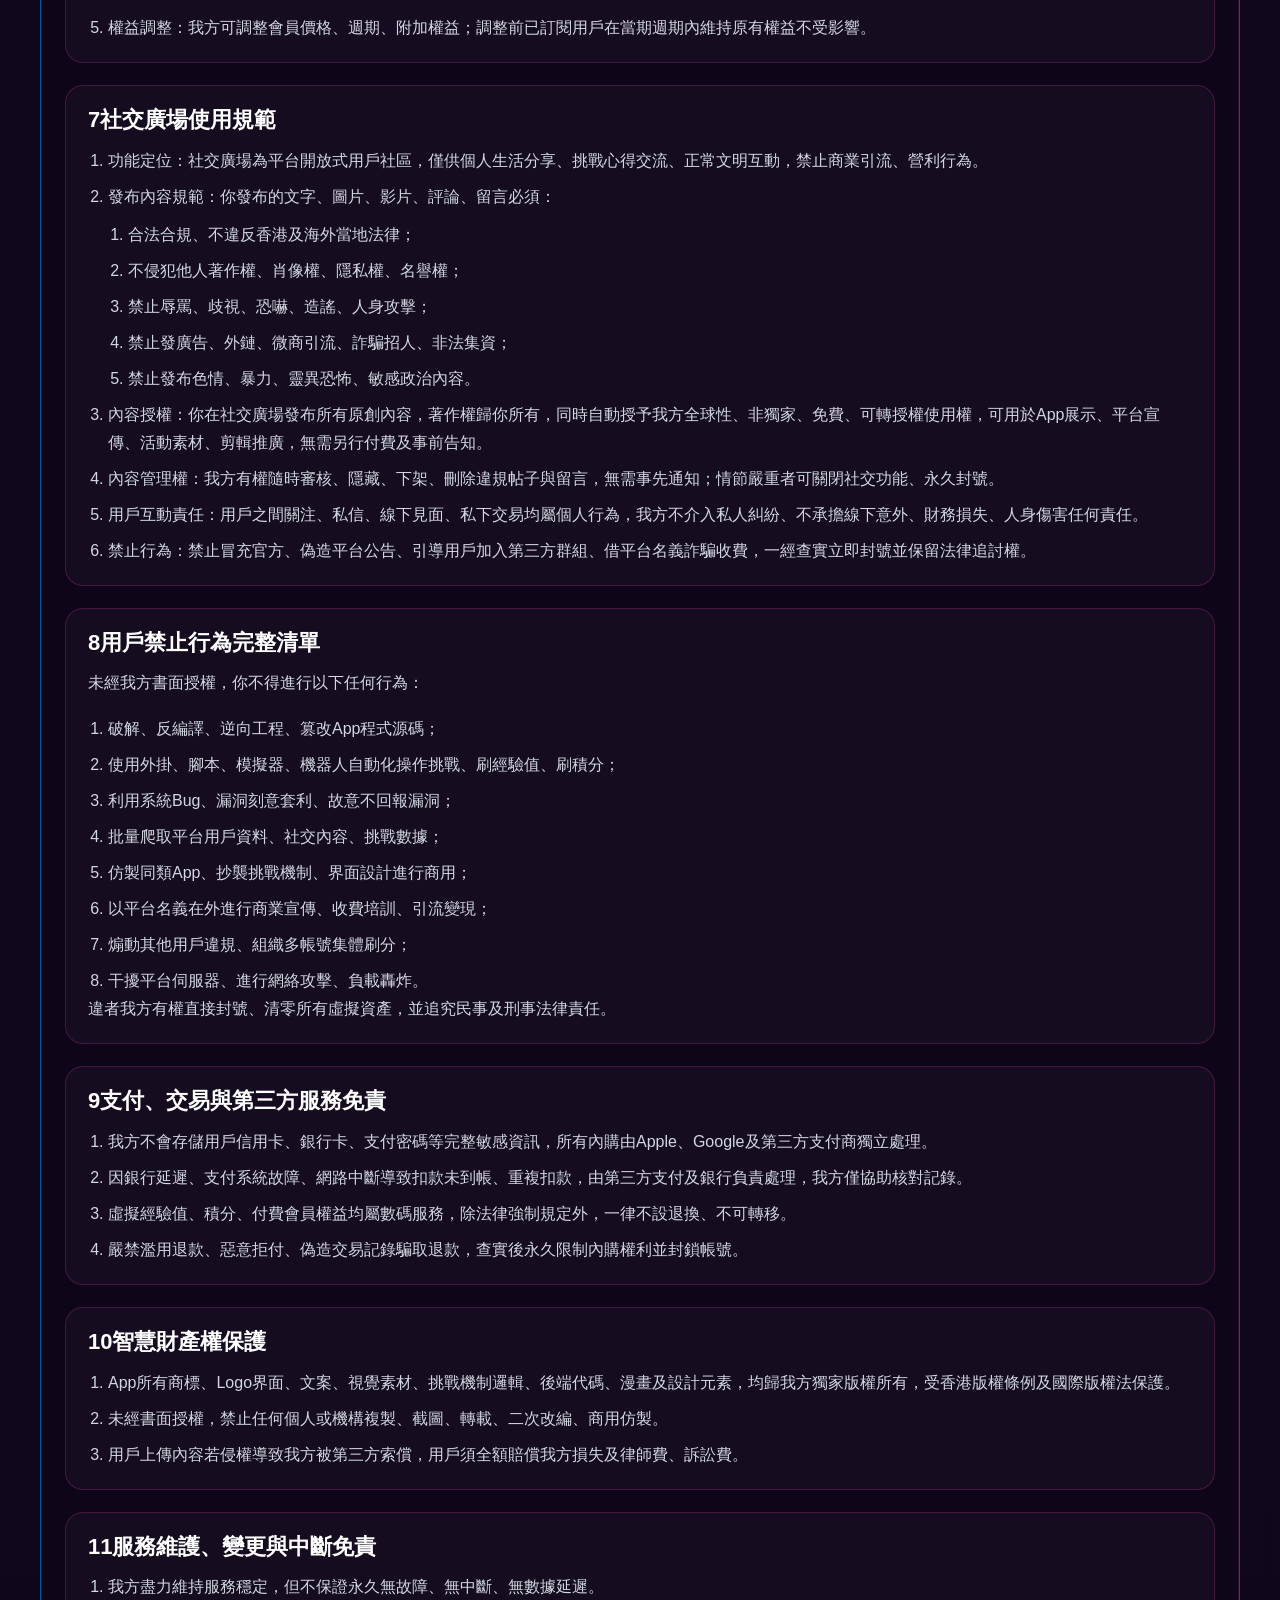
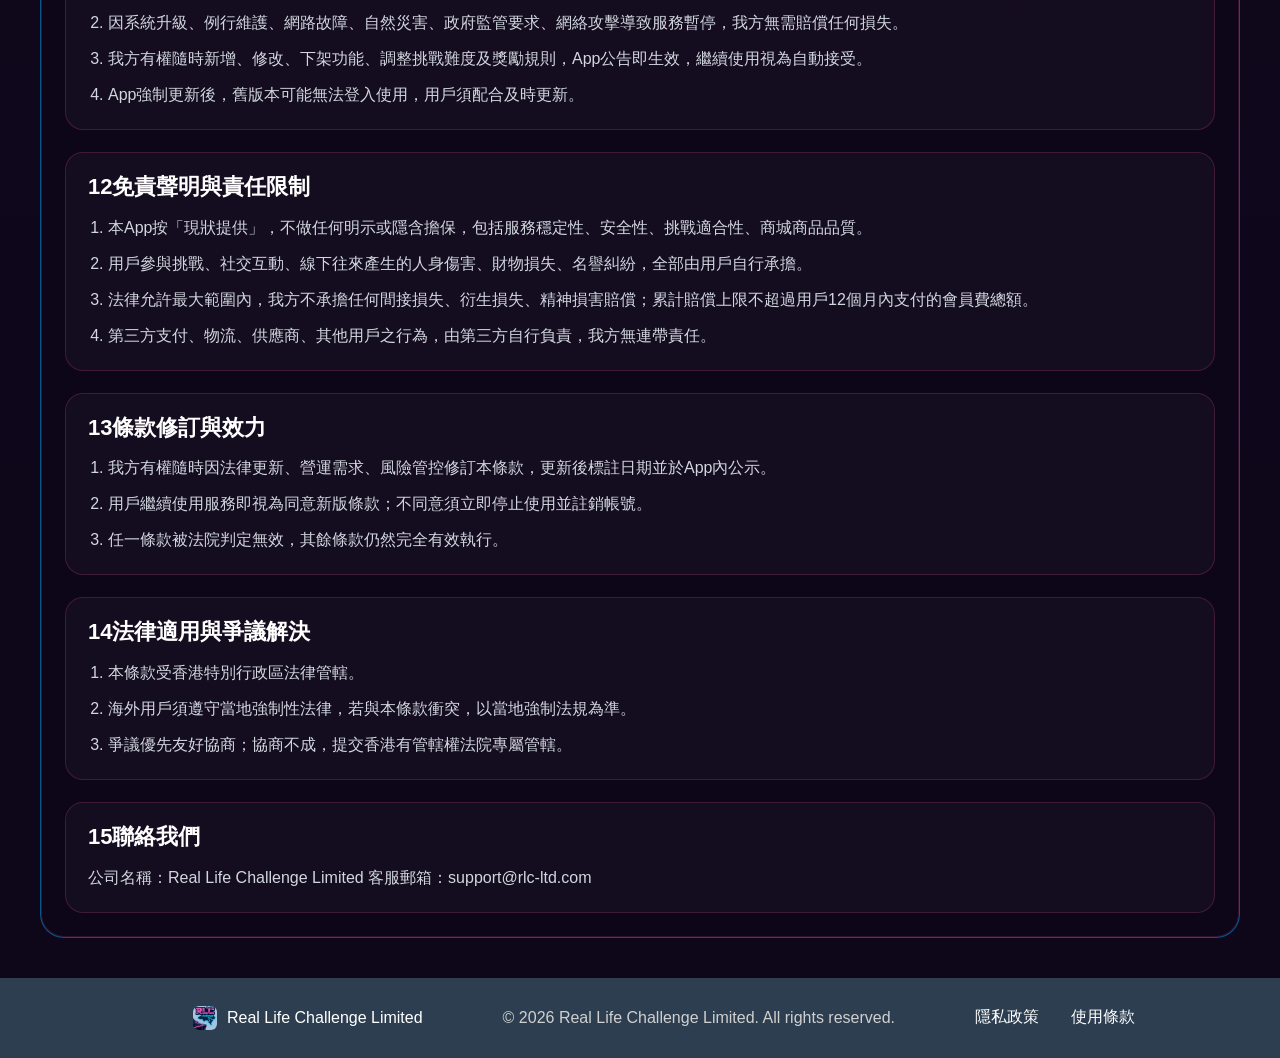
<file: terms.html>
<!doctype html>
<html lang="zh-Hant">
  <head>
    <meta charset="utf-8" />
    <meta name="viewport" content="width=device-width, initial-scale=1" />
    <title>使用條款 | Real Life Challenge Limited</title>
    <link rel="stylesheet" href="./legal.css" />
    <meta name="google-site-verification" content="B2evrfFzxUKyFD201YbjmDLudzUp9lefWWMwBjP1XFs" />
  </head>
  <body>
    <main class="legal-page">
      <div class="legal-shell">
        <header class="legal-header">
          <div class="legal-brand">
            <img src="./assets/logo.png" alt="" />
            <span>Real Life Challenge Limited</span>
          </div>
          <a class="legal-back" href="./index.html">返回首頁</a>
        </header>
        <section class="legal-panel">
          <h1>使用條款</h1>
          <div class="legal-meta">最後更新日期：2026年05月18日</div>
          <div class="legal-sections">
            <section class="legal-section">
              <h2>前言</h2>
              <p>歡迎使用「真實人生挑戰」移動應用程式（以下簡稱「本App」），本App由Real Life Challenge Limited（以下簡稱「我方」「平台」）合法持有並獨立營運，服務覆蓋香港地區、澳門、台灣及全球海外國家/地區。</p>
              <p>凡下載、安裝、註冊、登入、瀏覽、參與挑戰、使用經驗值積分、訂閱付費會員、使用社交廣場任何功能，即代表你已年滿18歲、具備完全民事行為能力，已完整閱讀、充分理解、自願同意本使用條款及《隱私聲明》全部約定，並同意受香港法例及你所在地適用之海外法律約束。若你不接受任一條款，請立即卸載並停止使用本App所有服務。</p>
            </section>
            <section class="legal-section">
              <h2>1服務範圍定義</h2>
              <p>本App核心服務包含以下全部功能，皆適用本使用條款：</p>
              <ol>
                <li>用戶帳號註冊、手機/郵件驗證、密碼登入、第三方快捷登入；</li>
                <li>官方發布真實人生挑戰任務、用戶自主參與、線下真實完成後提交證明；</li>
                <li>平台人工+系統自動雙重審核機制，審核通過發放經驗值與積分；</li>
                <li>經驗值累計升級機制，等級越高解鎖越高難度、高獎勵挑戰任務；</li>
                <li>積分累計、積分商城實物/虛擬禮品兌換、訂單記錄管理；</li>
                <li>付費會員1.35倍經驗值專屬加成權益；</li>
                <li>社交廣場：發布帖子、文字/圖片/動態分享、關注用戶、粉絲關注、留言互動；</li>
                <li>系統推送通知、會員到期提醒、挑戰任務更新、活動公告；</li>
                <li>App版本更新、功能迭代、活動運營及平台規範管理。</li>
              </ol>
            </section>
            <section class="legal-section">
              <h2>2用戶資格與年齡約束</h2>
              <ol>
                <li>獨立使用資格：你必須年滿18周歲，具備完全民事行為能力，可自行承擔法律責任、付費訂閱及參與各類人生挑戰。</li>
                <li>未成年人規範：13–17歲未成年人僅可在法定監護人知情、同意、全程監督下使用，不得單獨註冊、單獨參與高風險挑戰、自行購買付費會員。</li>
                <li>未滿13歲：本App嚴禁未滿13歲兒童自主註冊，若系統偵測到未滿13歲用戶，將直接凍結帳號並清除所有資料。</li>
                <li>資料真實性：你承諾註冊暱稱、頭像、個人簡介、所在地、提交挑戰證明、社交發文內容均真實合法，不得冒用他人身份、使用虛假資訊、偽造個人背景。</li>
                <li>資格審核配合：我方有權隨時要求用戶補充身份驗證、年齡證明、挑戰真實性證據；拒絕配合、資料造假者，我方有權限制功能、暫停登入或永久封號。</li>
                <li>跨境使用義務：香港以外海外用戶須自行遵守當地網絡法規、年齡限制及內容規範，違規使用後果自負。</li>
              </ol>
            </section>
            <section class="legal-section">
              <h2>3帳號註冊、保管與使用規範</h2>
              <ol>
                <li>帳號歸屬：帳號僅屬註冊本人，終身單人專用，禁止多開分身帳號、批量註冊、買賣帳號、租借帳號、共用帳號。</li>
                <li>安全保管責任：你須自行妥善保管登入密碼、驗證碼、設備登入授權，不得將帳號借予他人代玩、代刷挑戰、代升級。</li>
                <li>帳號行為歸屬：所有透過你帳號進行的挑戰提交、審核申請、經驗值積分變更、社交發文、留言互動、付費訂閱，一律視為你本人行為，法律責任與後果由你自行承擔。</li>
                <li>異常處理：一旦發現帳號陌生登入、密碼被篡改、非本人操作，須立即修改密碼、登出所有設備並聯繫客服；因自身疏忽導致帳號被盜、積分經驗值被盜用，我方不負補償責任。</li>
                <li>
                  帳號處置權：我方在偵測以下情況時，可無需提前通知，直接暫停功能、凍結數據或永久封禁：
                  <ol>
                    <li>帳號異常頻繁登入、跨地區突發登入；</li>
                    <li>多帳號聯合刷經驗值、刷積分；</li>
                    <li>作弊完成挑戰、偽造證明；</li>
                    <li>社交廣場發違規內容、騷擾其他用戶；</li>
                    <li>侵害平台安全、破壞運營秩序。</li>
                  </ol>
                </li>
              </ol>
            </section>
            <section class="legal-section">
              <h2>4真實人生挑戰參與、提交與審核規則</h2>
              <ol>
                <li>參與原則：所有人生挑戰均為線下真實自主完成，用戶須評估自身身體健康、環境安全、身心承受能力，自願參與、自願承擔所有風險。</li>
                <li>
                  禁止挑戰內容：嚴禁參與、發布、提交涉及以下類別挑戰：
                  <ol>
                    <li>極限危險、高空、劇烈運動、危及人身安全；</li>
                    <li>自傷、自残、輕生引導、精神傷害類挑戰；</li>
                    <li>暴力、色情、賭博、違法犯罪、違反公序良俗；</li>
                    <li>侵犯他人隱私、偷拍偷錄、騷擾他人；</li>
                    <li>政治敏感、宗教爭議、地域對立內容。</li>
                  </ol>
                </li>
                <li>提交憑證要求：用戶須真實上傳現場照片、實錄影片、文字過程描述，不得使用網絡盜圖、合成修圖、剪輯偽造、網路下載影片冒充真實完成。</li>
                <li>審核機制：我方採系統初篩+人工復核雙層審核，審核標準由平台獨立制定、不公開細則，審核結果為最終裁決，用戶不得申訴、異議、要求公開理由。</li>
                <li>獎勵發放規則：審核即時判定，通過後自動發放對應基礎經驗值與積分；等級越高解鎖難度越高的挑戰，高難度任務基礎經驗值、積分獎勵倍率更高。</li>
                <li>違規處置：查實偽造、代做、合成證明、多人串通刷挑戰，我方有權駁回審核、扣除已得經驗值與積分、凍結挑戰參與資格、永久封號。</li>
                <li>風險免責：所有挑戰過程發生之人身受傷、意外事故、財物損失、身心影響、線下糾紛，全部由用戶自行承擔，我方不負任何賠償及連帶責任。</li>
              </ol>
            </section>
            <section class="legal-section">
              <h2>5經驗值、積分虛擬資產規則</h2>
              <ol>
                <li>屬性定義：經驗值、積分均為平台內虛擬獎勵數據，不具備法定貨幣屬性、無現金價值、不屬於個人財產，不可兌換現金、不可私下轉讓、不可轉售、不可找零、不可第三方兌換。</li>
                <li>經驗值用途：僅用於帳號等級晉升、解鎖更高難度挑戰。</li>
                <li>積分用途：僅可用於積分商城兌換實物禮品；不得用於付費會員抵扣、不得私下交易轉贈其他用戶。</li>
                <li>獲取途徑限定：僅限完成並審核通過人生挑戰獲取，無其他充值購買通道；嚴禁透過外掛、腳本、漏洞、多帳號套利刷取。</li>
                <li>規則調整權：我方有權隨時調整每個挑戰的經驗值/積分基礎獎勵、等級升級門檻、高難度任務解鎖條件，調整後App內公示即生效，不追溯已完成任務。</li>
                <li>積分商城規範：商城商品數量有限、先兌先得、換完即止；實物禮品由第三方供應商負責發貨與品質，我方僅提供兌換渠道，不承擔物流延誤、商品瑕疵、缺損的直接賠償，僅協助溝通售後。</li>
                <li>數據清零情形：帳號封禁、違規作弊，所有經驗值與積分立即失效、不予補償、無法恢復。</li>
                <li>數據修正權：若因系統故障顯示經驗值/積分異常，我方有權後台校正還原為真實有效數據，以平台伺服器記錄為唯一標準。</li>
              </ol>
            </section>
            <section class="legal-section">
              <h2>6付費會員&amp;1.35x經驗值加成條款</h2>
              <ol>
                <li>訂閱性質：付費會員為自願付費訂閱服務，價格以App內付費頁面實時公示為準，支持ApplePay、GooglePay、第三方電子支付內購。</li>
                <li>
                  1.35x加成說明：
                  <ol>
                    <li>加成僅計算經驗值，積分維持原始基礎數值不變；</li>
                    <li>僅限會員有效訂閱期內完成並審核通過的挑戰才可享受加成；</li>
                    <li>過期後未續費、帳號封禁，加成立即失效，不補計往期、不折算補償。</li>
                  </ol>
                </li>
                <li>會員權益限制：付費會員僅享有經驗值1.35倍加成，不包含積分加倍、商城優先兌換、免費禮品等額外隱藏權益，除非我方官方另行公告。</li>
                <li>
                  退款規範：
                  <ol>
                    <li>除香港強制消費法規、系統重複扣款、未開通權益卻扣款外，付費會員一經訂閱不設退費、不按天折算、不部分退費；</li>
                    <li>個人不想使用、誤購買、帳號被封號等個人原因，一律不受理退費；</li>
                    <li>用戶在AppStore/GooglePlay自行申請退款，以平台裁定為準，我方配合執行。</li>
                  </ol>
                </li>
                <li>權益調整：我方可調整會員價格、週期、附加權益；調整前已訂閱用戶在當期週期內維持原有權益不受影響。</li>
              </ol>
            </section>
            <section class="legal-section">
              <h2>7社交廣場使用規範</h2>
              <ol>
                <li>功能定位：社交廣場為平台開放式用戶社區，僅供個人生活分享、挑戰心得交流、正常文明互動，禁止商業引流、營利行為。</li>
                <li>
                  發布內容規範：你發布的文字、圖片、影片、評論、留言必須：
                  <ol>
                    <li>合法合規、不違反香港及海外當地法律；</li>
                    <li>不侵犯他人著作權、肖像權、隱私權、名譽權；</li>
                    <li>禁止辱罵、歧視、恐嚇、造謠、人身攻擊；</li>
                    <li>禁止發廣告、外鏈、微商引流、詐騙招人、非法集資；</li>
                    <li>禁止發布色情、暴力、靈異恐怖、敏感政治內容。</li>
                  </ol>
                </li>
                <li>內容授權：你在社交廣場發布所有原創內容，著作權歸你所有，同時自動授予我方全球性、非獨家、免費、可轉授權使用權，可用於App展示、平台宣傳、活動素材、剪輯推廣，無需另行付費及事前告知。</li>
                <li>內容管理權：我方有權隨時審核、隱藏、下架、刪除違規帖子與留言，無需事先通知；情節嚴重者可關閉社交功能、永久封號。</li>
                <li>用戶互動責任：用戶之間關注、私信、線下見面、私下交易均屬個人行為，我方不介入私人糾紛、不承擔線下意外、財務損失、人身傷害任何責任。</li>
                <li>禁止行為：禁止冒充官方、偽造平台公告、引導用戶加入第三方群組、借平台名義詐騙收費，一經查實立即封號並保留法律追討權。</li>
              </ol>
            </section>
            <section class="legal-section">
              <h2>8用戶禁止行為完整清單</h2>
              <p>未經我方書面授權，你不得進行以下任何行為：</p>
              <ol>
                <li>破解、反編譯、逆向工程、篡改App程式源碼；</li>
                <li>使用外掛、腳本、模擬器、機器人自動化操作挑戰、刷經驗值、刷積分；</li>
                <li>利用系統Bug、漏洞刻意套利、故意不回報漏洞；</li>
                <li>批量爬取平台用戶資料、社交內容、挑戰數據；</li>
                <li>仿製同類App、抄襲挑戰機制、界面設計進行商用；</li>
                <li>以平台名義在外進行商業宣傳、收費培訓、引流變現；</li>
                <li>煽動其他用戶違規、組織多帳號集體刷分；</li>
                <li>干擾平台伺服器、進行網絡攻擊、負載轟炸。</li>
              </ol>
              <p>違者我方有權直接封號、清零所有虛擬資產，並追究民事及刑事法律責任。</p>
            </section>
            <section class="legal-section">
              <h2>9支付、交易與第三方服務免責</h2>
              <ol>
                <li>我方不會存儲用戶信用卡、銀行卡、支付密碼等完整敏感資訊，所有內購由Apple、Google及第三方支付商獨立處理。</li>
                <li>因銀行延遲、支付系統故障、網路中斷導致扣款未到帳、重複扣款，由第三方支付及銀行負責處理，我方僅協助核對記錄。</li>
                <li>虛擬經驗值、積分、付費會員權益均屬數碼服務，除法律強制規定外，一律不設退換、不可轉移。</li>
                <li>嚴禁濫用退款、惡意拒付、偽造交易記錄騙取退款，查實後永久限制內購權利並封鎖帳號。</li>
              </ol>
            </section>
            <section class="legal-section">
              <h2>10智慧財產權保護</h2>
              <ol>
                <li>App所有商標、Logo界面、文案、視覺素材、挑戰機制邏輯、後端代碼、漫畫及設計元素，均歸我方獨家版權所有，受香港版權條例及國際版權法保護。</li>
                <li>未經書面授權，禁止任何個人或機構複製、截圖、轉載、二次改編、商用仿製。</li>
                <li>用戶上傳內容若侵權導致我方被第三方索償，用戶須全額賠償我方損失及律師費、訴訟費。</li>
              </ol>
            </section>
            <section class="legal-section">
              <h2>11服務維護、變更與中斷免責</h2>
              <ol>
                <li>我方盡力維持服務穩定，但不保證永久無故障、無中斷、無數據延遲。</li>
                <li>因系統升級、例行維護、網路故障、自然災害、政府監管要求、網絡攻擊導致服務暫停，我方無需賠償任何損失。</li>
                <li>我方有權隨時新增、修改、下架功能、調整挑戰難度及獎勵規則，App公告即生效，繼續使用視為自動接受。</li>
                <li>App強制更新後，舊版本可能無法登入使用，用戶須配合及時更新。</li>
              </ol>
            </section>
            <section class="legal-section">
              <h2>12免責聲明與責任限制</h2>
              <ol>
                <li>本App按「現狀提供」，不做任何明示或隱含擔保，包括服務穩定性、安全性、挑戰適合性、商城商品品質。</li>
                <li>用戶參與挑戰、社交互動、線下往來產生的人身傷害、財物損失、名譽糾紛，全部由用戶自行承擔。</li>
                <li>法律允許最大範圍內，我方不承擔任何間接損失、衍生損失、精神損害賠償；累計賠償上限不超過用戶12個月內支付的會員費總額。</li>
                <li>第三方支付、物流、供應商、其他用戶之行為，由第三方自行負責，我方無連帶責任。</li>
              </ol>
            </section>
            <section class="legal-section">
              <h2>13條款修訂與效力</h2>
              <ol>
                <li>我方有權隨時因法律更新、營運需求、風險管控修訂本條款，更新後標註日期並於App內公示。</li>
                <li>用戶繼續使用服務即視為同意新版條款；不同意須立即停止使用並註銷帳號。</li>
                <li>任一條款被法院判定無效，其餘條款仍然完全有效執行。</li>
              </ol>
            </section>
            <section class="legal-section">
              <h2>14法律適用與爭議解決</h2>
              <ol>
                <li>本條款受香港特別行政區法律管轄。</li>
                <li>海外用戶須遵守當地強制性法律，若與本條款衝突，以當地強制法規為準。</li>
                <li>爭議優先友好協商；協商不成，提交香港有管轄權法院專屬管轄。</li>
              </ol>
            </section>
            <section class="legal-section">
              <h2>15聯絡我們</h2>
              <p>公司名稱：Real Life Challenge Limited 客服郵箱：support@rlc-ltd.com</p>
            </section>
          </div>
        </section>
      </div>
      <footer class="site-footer">
        <div class="footer-brand">
          <img src="./assets/logo.png" alt="" />
          <span>Real Life Challenge Limited</span>
        </div>
        <p>© 2026 Real Life Challenge Limited. All rights reserved.</p>
        <nav>
          <a href="./privacy.html">隱私政策</a>
          <a href="./terms.html">使用條款</a>
        </nav>
      </footer>
    </main>
  </body>
</html>
</file>
<file: styles.css>
:root {
  --design-width: 1920px;
  --design-height: 4488px;
  --scale: 1;
  --stage-left: 0px;
  --bg: #0e0619;
  --cyan: #00a8ff;
  --pink: #e34b97;
  color-scheme: dark;
}

* {
  box-sizing: border-box;
}

html {
  min-height: 100%;
  background: var(--bg);
  scroll-behavior: smooth;
}

body {
  min-height: 100%;
  margin: 0;
  overflow-x: hidden;
  background: var(--bg);
  color: #fff;
  font-family:
    Inter,
    "PingFang TC",
    "PingFang SC",
    "Microsoft JhengHei",
    "Noto Sans TC",
    Arial,
    sans-serif;
}

button,
a {
  font: inherit;
}

button {
  cursor: pointer;
}

.page-shell {
  width: 100%;
}

.design-canvas {
  position: relative;
  width: 100%;
  height: calc(var(--design-height) * var(--scale));
  margin: 0;
  overflow: hidden;
  background:
    radial-gradient(900px 840px at 74% 14%, rgba(36, 0, 76, 0.96), rgba(34, 12, 58, 0.72) 22%, rgba(14, 5, 25, 0) 68%),
    radial-gradient(900px 680px at 50% 78%, rgba(0, 168, 255, 0.18), rgba(14, 5, 25, 0) 58%),
    var(--bg);
}

.design-stage {
  position: absolute;
  left: var(--stage-left);
  top: 0;
  width: var(--design-width);
  height: var(--design-height);
  transform: scale(var(--scale));
  transform-origin: top left;
  background:
    radial-gradient(900px 840px at 74% 14%, rgba(36, 0, 76, 0.96), rgba(34, 12, 58, 0.72) 22%, rgba(14, 5, 25, 0) 68%),
    radial-gradient(900px 680px at 50% 78%, rgba(0, 168, 255, 0.18), rgba(14, 5, 25, 0) 58%),
    var(--bg);
}

.site-header {
  position: absolute;
  left: 100px;
  top: 42px;
  z-index: 5;
  display: flex;
  align-items: center;
  width: 1728px;
  height: 48px;
}

.brand,
.main-nav button,
.main-nav a,
.jump,
.round-nav {
  border: 0;
  background: transparent;
  color: inherit;
}

.brand {
  display: flex;
  align-items: center;
  gap: 20px;
  padding: 0;
  font-size: 24px;
  line-height: 1;
}

.brand img,
.footer-brand img {
  width: 44px;
  height: 44px;
  border-radius: 10px;
}

.main-nav {
  position: absolute;
  left: 1260px;
  top: 8px;
  display: flex;
  align-items: center;
  justify-content: space-between;
  width: 468px;
  font-size: 20px;
  letter-spacing: 0;
}

.main-nav a {
  text-decoration: none;
}

.hero {
  position: absolute;
  inset: 0;
}

.hero-copy {
  position: absolute;
  left: 92px;
  top: 212px;
  z-index: 3;
  width: 690px;
}

.hero-copy h1 {
  margin: 0;
  font-size: 128px;
  font-weight: 800;
  line-height: 1.22;
  letter-spacing: 0;
}

.challenge-row {
  display: flex;
  align-items: center;
  gap: 38px;
  margin-top: 14px;
  padding-left: 8px;
  white-space: nowrap;
}

.challenge-row img {
  width: 157px;
  height: 157px;
  border-radius: 20px;
}

.challenge-row strong,
.cta strong {
  color: var(--pink);
  font-weight: inherit;
}

.hero-copy p {
  margin: 12px 0 0 203px;
  color: #dedede;
  font-size: 24px;
  font-weight: 500;
}

.download-row,
.qr-row {
  display: flex;
  gap: 65px;
  margin-left: 1px;
}

.download-row {
  margin-top: 31px;
}

.qr-row {
  margin-top: 41px;
}

.qr-row img {
  width: 256px;
  height: 256px;
  border-radius: 4px;
  background: #fff;
}

.store-button {
  display: flex;
  align-items: center;
  gap: 18px;
  width: 256px;
  height: 68px;
  padding: 0 22px;
  border: 0;
  border-radius: 4px;
  background: #e4e4e4;
  color: #000;
  text-align: left;
}

.store-button-copy {
  display: flex;
  flex-direction: column;
}

.store-button small {
  display: block;
  font-size: 14px;
  line-height: 1.1;
}

.store-button-title {
  font-size: 24px;
  font-weight: 600;
  line-height: 1.1;
}

.store-button-icon {
  display: block;
  flex: 0 0 auto;
  pointer-events: none;
}

.store-button-icon-ios {
  width: 34px;
  height: 40px;
}

.hero .store-button-icon-ios {
  filter: brightness(0);
}

.store-button-icon-play {
  width: 42px;
  height: 42px;
}

.hero-media {
  position: absolute;
  left: 93px;
  top: -61px;
  z-index: 1;
  width: 2315px;
  height: 1063px;
  pointer-events: none;
}

.hero-frame-art {
  position: absolute;
  inset: 0;
}

.hero-frame-photo {
  position: absolute;
  left: 476.429px;
  top: 194.93px;
  width: 1301.143px;
  height: 867.09px;
  -webkit-mask-image: url("./assets/hero-mask.png");
  mask-image: url("./assets/hero-mask.png");
  -webkit-mask-repeat: no-repeat;
  mask-repeat: no-repeat;
  -webkit-mask-position: 47.768px -57.63px;
  mask-position: 47.768px -57.63px;
  -webkit-mask-size: 1268.399px 937.399px;
  mask-size: 1268.399px 937.399px;
  mask-mode: alpha;
}

.hero-frame-photo img {
  display: block;
  width: 100%;
  height: 100%;
  object-fit: cover;
}

.hero-vector {
  position: absolute;
  display: block;
  pointer-events: none;
}

.hero-blue-1,
.hero-blue-2,
.hero-blue-3,
.hero-pink-1,
.hero-pink-2,
.hero-pink-3 {
  mix-blend-mode: hard-light;
}

.hero-blue-1 {
  left: 555.72px;
  top: 169.46px;
  width: 1203.8px;
  height: 429.775px;
}

.hero-blue-2 {
  left: 569.15px;
  top: 182.77px;
  width: 1177.12px;
  height: 402.475px;
}

.hero-blue-3 {
  left: 567.64px;
  top: 188.39px;
  width: 1180px;
  height: 405.975px;
}

.hero-blue-4 {
  left: 576.78px;
  top: 190.67px;
  width: 1161.54px;
  height: 388.3px;
}

.hero-blue-5 {
  left: 578.75px;
  top: 191.59px;
  width: 1159.76px;
  height: 387.133px;
}

.hero-pink-1 {
  left: 641.89px;
  top: 199.38px;
  width: 800.625px;
  height: 115.25px;
}

.hero-pink-2 {
  left: 651.35px;
  top: 208.87px;
  width: 781.125px;
  height: 96.2504px;
}

.hero-pink-3 {
  left: 650.35px;
  top: 212.88px;
  width: 783.625px;
  height: 98.2503px;
}

.hero-pink-4 {
  left: 656.96px;
  top: 214.5px;
  width: 771px;
  height: 85.0002px;
}

.hero-pink-5 {
  left: 657.65px;
  top: 215.16px;
  width: 770.167px;
  height: 83.6668px;
}

.hero-bottom-blue {
  left: 642px;
  top: 880px;
  width: 853.5px;
  height: 161.5px;
}

.hero-tail-pink {
  left: 418.5px;
  top: 1006.5px;
  width: 528px;
  height: 5px;
}

.home-mock {
  position: absolute;
  left: 1471px;
  top: 395px;
  z-index: 4;
  width: 411.405px;
  height: 682.647px;
  pointer-events: none;
}

.home-mock-body {
  position: absolute;
  left: 50%;
  top: 50%;
  width: 321.754px;
  height: 649.014px;
  transform: translate(-50%, -50%) rotate(9.12deg);
  transform-origin: center;
}

.home-mock-body img {
  position: absolute;
  display: block;
  pointer-events: none;
  user-select: none;
}

.home-mock-buttons {
  left: -1px;
  top: 132px;
  width: 318.226px;
  height: 151.663px;
  z-index: 1;
}

.home-mock-surround {
  left: 0;
  top: 0;
  width: 321.754px;
  height: 649.014px;
  z-index: 2;
  filter:
    drop-shadow(0 0 2px rgba(0, 21, 64, 0.14))
    drop-shadow(0 2px 4px rgba(0, 21, 64, 0.05))
    drop-shadow(13px 37px 48px rgba(0, 0, 0, 0.22));
}

.home-mock-bg {
  left: 7.7px;
  top: 7.7px;
  width: 306.301px;
  height: 633.542px;
  z-index: 3;
}

.home-mock-screen {
  position: absolute;
  left: 22.7px;
  top: 20.5px;
  z-index: 4;
  width: 279.472px;
  height: 606.647px;
  overflow: hidden;
  -webkit-mask-image: url("./assets/mock-screen-mask.svg");
  mask-image: url("./assets/mock-screen-mask.svg");
  -webkit-mask-repeat: no-repeat;
  mask-repeat: no-repeat;
  -webkit-mask-position: 0 0;
  mask-position: 0 0;
  -webkit-mask-size: 100% 100%;
  mask-size: 100% 100%;
  mask-mode: alpha;
}

.home-mock-screen img {
  position: absolute;
  inset: 0;
  width: 100%;
  height: 100%;
  object-fit: cover;
}

.home-mock-speaker {
  left: 123px;
  top: 35px;
  z-index: 5;
  width: 77px;
  height: 6px;
}

.home-mock-camera {
  position: absolute;
  left: 208px;
  top: 30px;
  z-index: 5;
  width: 13.668px;
  height: 13.693px;
}

.home-mock-camera-base {
  inset: 0;
  width: 100%;
  height: 100%;
}

.home-mock-camera-oval {
  left: 18.75%;
  top: 18.75%;
  width: 62.5%;
  height: 62.5%;
}

.home-mock-camera-highlight {
  left: 43.75%;
  top: 31.25%;
  width: 12.5%;
  height: 12.5%;
}

.section-title {
  position: absolute;
  color: #fff;
  font-size: 36px;
  font-weight: 700;
  line-height: 1.2;
  text-align: center;
  text-shadow: 0 2px 4px #028cfd;
}

.line-title {
  left: 853px;
  top: 1548px;
}

.line-title::before,
.line-title::after {
  content: "";
  position: absolute;
  top: 22px;
  width: 71px;
  height: 2px;
  background: linear-gradient(90deg, transparent, var(--cyan));
}

.line-title::before {
  right: calc(100% + 17px);
}

.line-title::after {
  left: calc(100% + 17px);
  transform: scaleX(-1);
}

.intro-title {
  left: 882px;
  top: 1140px;
}

.app-intro {
  position: absolute;
  left: 0;
  top: 0;
  width: 1920px;
  height: 360px;
}

.app-intro-panel {
  position: absolute;
  left: 92px;
  top: 1224px;
  display: flex;
  align-items: center;
  justify-content: center;
  width: 1736px;
  min-height: 212px;
  padding: 38px 78px;
  border: 3px solid transparent;
  border-radius: 26px;
  background:
    linear-gradient(180deg, rgba(46, 20, 75, 0.66) 0%, rgba(21, 7, 48, 0.66) 100%) padding-box,
    linear-gradient(183deg, rgba(125, 41, 83, 0) 0%, rgba(227, 75, 151, 1) 100%) border-box;
  background-clip: padding-box, border-box;
}

.app-intro-panel p {
  margin: 0;
  color: #f4f4f4;
  font-size: 28px;
  line-height: 1.72;
  text-align: center;
}

.step-card {
  position: absolute;
  top: 1646px;
  display: flex;
  align-items: center;
  width: 468px;
  height: 290px;
  padding: 0 48px 0 56px;
  border: 3px solid transparent;
  border-radius: 26px;
  background:
    linear-gradient(180deg, rgba(46, 20, 75, 0.57) 0%, rgba(21, 7, 48, 0.57) 100%) padding-box,
    linear-gradient(183deg, rgba(125, 41, 83, 0) 0%, rgba(227, 75, 151, 1) 100%) border-box;
  background-clip: padding-box, border-box;
}

.step-one {
  left: 92px;
}

.step-two {
  left: 726px;
}

.step-three {
  left: 1360px;
}

.step-card img {
  width: 151px;
  height: 151px;
  object-fit: contain;
  margin-right: 26px;
}

.step-two img {
  width: 178px;
  height: 178px;
  margin-left: -16px;
}

.step-three img {
  width: 159px;
  height: 136px;
}

.step-card span {
  color: #d29efa;
  font-size: 32px;
}

.step-card h3 {
  margin: 10px 0 8px;
  font-size: 32px;
  font-weight: 600;
}

.step-card p {
  margin: 0;
  font-size: 20px;
  line-height: 1.4;
}

.step-arrow {
  position: absolute;
  top: 1749px;
  color: var(--pink);
  font-size: 68px;
  font-weight: 300;
}

.arrow-one {
  left: 626px;
}

.arrow-two {
  left: 1260px;
}

.reward-title {
  left: 812px;
  top: 2084px;
}

.reward-connector {
  position: absolute;
  left: 959px;
  top: 1968px;
  width: 2px;
  height: 71px;
  background: linear-gradient(180deg, rgba(0, 168, 255, 0), #00a8ff 45%, rgba(0, 168, 255, 0));
  box-shadow: 0 0 9px rgba(0, 168, 255, 0.9), 0 0 18px rgba(0, 168, 255, 0.42);
}

.reward-panel {
  position: absolute;
  left: 92px;
  top: 2164px;
  display: flex;
  align-items: center;
  gap: 69px;
  width: 1735px;
  height: 356px;
  padding-left: 468px;
  border: 3px solid transparent;
  border-radius: 26px;
  background:
    linear-gradient(180deg, rgba(46, 20, 75, 0.57), rgba(21, 7, 48, 0.57)) padding-box,
    linear-gradient(183deg, rgba(125, 41, 83, 0) 0%, rgba(227, 75, 151, 1) 100%) border-box;
  background-clip: padding-box, border-box;
}

.mall-mock {
  position: absolute;
  left: 63px;
  top: 2079px;
  z-index: 2;
  width: 526px;
  height: 526px;
  overflow: hidden;
  pointer-events: none;
}

.mall-mock-image {
  display: block;
  width: 100%;
  height: 100%;
  object-fit: contain;
  user-select: none;
}

.reward-card {
  display: flex;
  flex-direction: column;
  align-items: center;
  justify-content: center;
  width: 235px;
  height: 252px;
  border: 1px solid rgba(227, 75, 151, 0.95);
  border-radius: 12px;
  text-align: center;
}

.reward-card img {
  width: 126px;
  height: 126px;
  object-fit: contain;
  margin-bottom: 16px;
}

.reward-card h3,
.reward-card p {
  margin: 0;
  font-size: 24px;
  font-weight: 500;
  line-height: 1.5;
}

.more-dot {
  position: absolute;
  right: 33px;
  top: 166px;
  display: grid;
  place-items: center;
  width: 59px;
  height: 59px;
  border-radius: 50%;
  background: rgba(255, 255, 255, 0.18);
  border: 1px solid rgba(255, 255, 255, 0.28);
  box-shadow: inset 0 0 0 1px rgba(255, 255, 255, 0.05);
}

.more-dot::before {
  content: "";
  width: 6px;
  height: 6px;
  border-radius: 50%;
  background: #fff;
  box-shadow:
    -11px 0 0 #fff,
    11px 0 0 #fff;
}

.showcase {
  position: absolute;
  left: 0;
  top: 2728px;
  width: 1920px;
  height: 980px;
}

.showcase-panel {
  position: absolute;
  left: 92px;
  top: 431px;
  width: 1736px;
  height: 560px;
  border-radius: 18px;
  background: linear-gradient(180deg, #097c98, #19212e);
}

.showcase-viewport {
  position: absolute;
  left: 92px;
  top: 0;
  width: 1736px;
  height: 976px;
  overflow: hidden;
}

.showcase-track {
  position: absolute;
  display: grid;
  grid-template-columns: repeat(3, 1fr);
  justify-items: center;
  align-items: start;
  width: 100%;
  height: 976px;
  padding: 54px 96px 0;
}

.showcase-item {
  display: flex;
  flex-direction: column;
  align-items: center;
  width: 302px;
  text-align: center;
}

.showcase-phone-slot {
  display: flex;
  align-items: flex-end;
  justify-content: center;
  width: 100%;
  height: 640px;
}

.showcase-phone {
  --phone-scale: 0.68;
  position: relative;
  width: calc(413.651px * var(--phone-scale));
  height: calc(851.654px * var(--phone-scale));
  margin: 0 auto;
  border: calc(1px * var(--phone-scale)) solid #222420;
  border-radius: calc(62.813px * var(--phone-scale));
  background: linear-gradient(145deg, #181a1b 0%, #d2d4ce 21%, #8f9289 34%, #191b1a 51%, #eff0ea 72%, #262826 100%);
  box-shadow: 0 18px 44px rgba(0, 0, 0, 0.22);
}

.showcase-phone::before {
  content: "";
  position: absolute;
  left: calc(6.544px * var(--phone-scale));
  top: calc(0.744px * var(--phone-scale));
  width: calc(400.979px * var(--phone-scale));
  height: calc(844.377px * var(--phone-scale));
  border: calc(4.747px * var(--phone-scale)) solid #989892;
  border-radius: calc(60.467px * var(--phone-scale));
  box-shadow: inset 0 0 0 calc(5.113px * var(--phone-scale)) #3f3f3f;
  pointer-events: none;
}

.showcase-phone-shell,
.showcase-phone-screen,
.showcase-phone-island,
.showcase-phone-antenna,
.showcase-phone-button {
  position: absolute;
}

.showcase-phone-shell {
  left: calc(5.448px * var(--phone-scale));
  top: 0;
  width: calc(403.17px * var(--phone-scale));
  height: calc(845.865px * var(--phone-scale));
  border: calc(0.73px * var(--phone-scale)) solid #1b1c16;
  border-radius: calc(62.813px * var(--phone-scale));
  box-shadow:
    inset 0 0 0 calc(1.826px * var(--phone-scale)) #77796b,
    inset 0 0 0 calc(4.747px * var(--phone-scale)) rgba(20, 20, 20, 0.64);
}

.showcase-phone-shell::after {
  content: "";
  position: absolute;
  left: calc(1.096px * var(--phone-scale));
  top: calc(0.744px * var(--phone-scale));
  width: calc(400.979px * var(--phone-scale));
  height: calc(844.377px * var(--phone-scale));
  border-radius: calc(60.467px * var(--phone-scale));
  background:
    linear-gradient(180deg, rgba(255, 255, 255, 0.42) 0%, rgba(255, 255, 255, 0.1) 8%, rgba(0, 0, 0, 0) 16%, rgba(255, 255, 255, 0.06) 45%, rgba(0, 0, 0, 0.12) 100%);
  opacity: 0.58;
  pointer-events: none;
}

.showcase-phone-screen {
  left: calc(20.896px * var(--phone-scale));
  top: calc(16.059px * var(--phone-scale));
  z-index: 2;
  width: calc(372.339px * var(--phone-scale));
  height: calc(812.11px * var(--phone-scale));
  overflow: hidden;
  border-radius: calc(54px * var(--phone-scale));
  background: #050607;
  box-shadow: inset 0 0 0 calc(1px * var(--phone-scale)) rgba(255, 255, 255, 0.05);
}

.showcase-phone-screen img {
  display: block;
  width: 100%;
  height: 100%;
  object-fit: cover;
  filter: none;
}

.showcase-phone-island {
  left: calc(157.613px * var(--phone-scale));
  top: calc(28.75px * var(--phone-scale));
  z-index: 4;
  width: calc(99.774px * var(--phone-scale));
  height: calc(27.735px * var(--phone-scale));
  border-radius: calc(13.162px * var(--phone-scale));
  background: #0a0a0a;
  box-shadow:
    inset 0 0 0 calc(0.353px * var(--phone-scale)) #0e0e0e,
    inset 0 0 calc(1.763px * var(--phone-scale)) calc(0.353px * var(--phone-scale)) #000,
    inset calc(-1.058px * var(--phone-scale)) 0 0 #2a2a2a,
    inset calc(1.058px * var(--phone-scale)) 0 0 #2a2a2a;
}

.showcase-phone-island-dot {
  position: absolute;
  right: calc(8.8px * var(--phone-scale));
  top: calc(5.7px * var(--phone-scale));
  width: calc(16px * var(--phone-scale));
  height: calc(16px * var(--phone-scale));
  border-radius: 50%;
  background:
    radial-gradient(circle at 35% 35%, rgba(86, 172, 255, 0.95), rgba(17, 56, 119, 0.9) 48%, rgba(3, 14, 31, 0.98) 72%);
  box-shadow: 0 0 0 calc(1px * var(--phone-scale)) rgba(12, 17, 30, 0.88);
}

.showcase-phone-island-line {
  position: absolute;
  right: calc(27px * var(--phone-scale));
  top: calc(8px * var(--phone-scale));
  width: calc(1px * var(--phone-scale));
  height: calc(12px * var(--phone-scale));
  background: rgba(255, 255, 255, 0.4);
  transform: rotate(8deg);
}

.showcase-phone-antenna {
  z-index: 3;
  border-radius: 999px;
}

.antenna-top {
  left: calc(322.818px * var(--phone-scale));
  top: 0;
  width: calc(6.129px * var(--phone-scale));
  height: calc(5.448px * var(--phone-scale));
  background: rgba(228, 228, 227, 0.65);
}

.antenna-left-top {
  left: calc(5.421px * var(--phone-scale));
  top: calc(85.82px * var(--phone-scale));
  width: calc(6.088px * var(--phone-scale));
  height: calc(6.893px * var(--phone-scale));
  background: rgba(228, 228, 227, 0.65);
}

.antenna-left-bottom {
  left: calc(5.448px * var(--phone-scale));
  top: calc(761.414px * var(--phone-scale));
  width: calc(5.789px * var(--phone-scale));
  height: calc(4.767px * var(--phone-scale));
  background: rgba(154, 169, 177, 0.5);
}

.antenna-right-top {
  left: calc(402.82px * var(--phone-scale));
  top: calc(86.164px * var(--phone-scale));
  width: calc(6.088px * var(--phone-scale));
  height: calc(6.549px * var(--phone-scale));
  background: rgba(228, 228, 227, 0.65);
}

.antenna-right-bottom {
  left: calc(402.82px * var(--phone-scale));
  top: calc(761.352px * var(--phone-scale));
  width: calc(6.088px * var(--phone-scale));
  height: calc(4.825px * var(--phone-scale));
  background: rgba(154, 169, 177, 0.5);
}

.antenna-bottom {
  left: calc(85.91px * var(--phone-scale));
  top: calc(840.004px * var(--phone-scale));
  width: calc(5.412px * var(--phone-scale));
  height: calc(5.859px * var(--phone-scale));
  background: rgba(154, 169, 177, 0.5);
}

.showcase-phone-button {
  z-index: 3;
  background: #c8c9c4;
}

.button-silent,
.button-plus,
.button-minus {
  left: calc(1.869px * var(--phone-scale));
  border: calc(0.271px * var(--phone-scale)) solid #7d7e79;
  border-radius: calc(1.353px * var(--phone-scale));
  box-shadow:
    inset calc(-0.676px * var(--phone-scale)) 0 0 #f2f3ed,
    inset 0 calc(-1.353px * var(--phone-scale)) calc(0.676px * var(--phone-scale)) #f2f3ed,
    inset 0 calc(1.353px * var(--phone-scale)) 0 #41423c,
    inset calc(-1.353px * var(--phone-scale)) 0 calc(1.353px * var(--phone-scale)) #41423c,
    inset 0 calc(2.706px * var(--phone-scale)) calc(0.338px * var(--phone-scale)) rgba(65, 66, 60, 0.3),
    inset calc(-1.015px * var(--phone-scale)) calc(-2.706px * var(--phone-scale)) calc(1.015px * var(--phone-scale)) rgba(218, 219, 214, 0.2),
    inset calc(0.338px * var(--phone-scale)) 0 0 #dadbd6;
}

.button-silent {
  top: calc(168.447px * var(--phone-scale));
  width: calc(4.059px * var(--phone-scale));
  height: calc(36.189px * var(--phone-scale));
}

.button-plus {
  top: calc(231.176px * var(--phone-scale));
  width: calc(4.059px * var(--phone-scale));
  height: calc(67.209px * var(--phone-scale));
}

.button-minus {
  top: calc(312.514px * var(--phone-scale));
  width: calc(4.059px * var(--phone-scale));
  height: calc(66.519px * var(--phone-scale));
  border-width: calc(0.552px * var(--phone-scale));
  border-radius: calc(1.471px * var(--phone-scale));
}

.button-power {
  left: calc(408.395px * var(--phone-scale));
  top: calc(253.578px * var(--phone-scale));
  width: calc(3.044px * var(--phone-scale));
  height: calc(101.33px * var(--phone-scale));
  border: calc(0.271px * var(--phone-scale)) solid #7d7e79;
  border-radius: calc(1.471px * var(--phone-scale));
  box-shadow:
    inset 0 calc(-1.471px * var(--phone-scale)) 0 #f2f3ed,
    inset 0 calc(1.471px * var(--phone-scale)) 0 #f2f3ed,
    inset calc(-1.103px * var(--phone-scale)) 0 calc(1.471px * var(--phone-scale)) rgba(65, 66, 60, 0.66),
    inset calc(1.471px * var(--phone-scale)) calc(2.942px * var(--phone-scale)) calc(0.735px * var(--phone-scale)) #41423c,
    inset calc(1.471px * var(--phone-scale)) calc(-2.942px * var(--phone-scale)) calc(0.735px * var(--phone-scale)) #dadbd6,
    inset calc(-1.471px * var(--phone-scale)) 0 0 #dadbd6;
}

.showcase-item p {
  width: 302px;
  margin: 40px auto 0;
  font-size: 20px;
  font-weight: 500;
  line-height: 1.4;
  letter-spacing: -0.2px;
}

.round-nav {
  position: absolute;
  z-index: 3;
  top: 545px;
  display: grid;
  place-items: center;
  width: 64px;
  height: 64px;
  padding: 0;
  border-radius: 50%;
  background: #fff;
  box-shadow: 0 6px 20px rgba(0, 0, 0, 0.18);
  line-height: 0;
}

.round-nav-arrow {
  display: block;
  width: 16px;
  height: 16px;
  border-top: 3px solid #7b7f86;
  border-right: 3px solid #7b7f86;
  pointer-events: none;
}

.round-nav-arrow-left {
  margin-left: 6px;
  transform: rotate(-135deg);
}

.round-nav-arrow-right {
  margin-right: 6px;
  transform: rotate(45deg);
}

.round-nav.left {
  left: 60px;
}

.round-nav.right {
  right: 59.863px;
}

.cta {
  position: absolute;
  left: 92px;
  top: 3980px;
  width: 1736px;
  height: 360px;
}

.cta-border {
  position: absolute;
  left: -1px;
  top: -1px;
  width: 1738px;
  height: 362px;
  pointer-events: none;
}

.cta-copy {
  position: absolute;
  left: 108px;
  top: 50%;
  transform: translateY(-50%);
  width: 560px;
}

.cta h2 {
  margin: 0;
  font-size: 52px;
  font-weight: 800;
  line-height: 1.15;
  white-space: nowrap;
}

.cta p {
  margin: 24px 0 0;
  font-size: 28px;
  font-weight: 700;
  line-height: 1.35;
}

.cta-downloads {
  position: absolute;
  left: 870px;
  top: 34px;
  display: flex;
  gap: 42px;
  width: 690px;
}

.cta-download {
  width: 324px;
}

.cta-qr-wrap {
  position: relative;
  width: 176px;
  height: 176px;
  margin: 0 auto;
}

.cta-qr-frame {
  position: absolute;
  inset: -0.5px;
  width: 177px;
  height: 177px;
}

.cta-qr-code {
  position: absolute;
  left: 7px;
  top: 7px;
  width: 162px;
  height: 162px;
}

.cta-store {
  position: relative;
  display: block;
  width: 100%;
  height: 66px;
  margin-top: 18px;
  border: 1px solid transparent;
  border-radius: 3px;
  background:
    linear-gradient(180deg, rgba(17, 6, 31, 0.92), rgba(28, 10, 47, 0.86)) padding-box,
    linear-gradient(90deg, #00a8ff 0%, rgba(0, 135, 204, 0) 50%, #00a8ff 100%) border-box;
  background-clip: padding-box, border-box;
  color: #f5f5f5;
  text-align: left;
}

.cta-store-icon {
  position: absolute;
  display: block;
  pointer-events: none;
}

.cta-store-ios-icon {
  left: 34px;
  top: 10px;
  width: 38px;
  height: 44.41px;
}

.cta-store-play-icon {
  left: 30px;
  top: 12px;
  width: 40px;
  height: 40px;
}

.cta-store-kicker,
.cta-store-name {
  position: absolute;
  left: 88px;
  font-family: Inter, Arial, sans-serif;
  font-weight: 500;
  line-height: 1.2;
  letter-spacing: 0;
  color: #f5f5f5;
  white-space: nowrap;
}

.cta-store-kicker {
  top: 10px;
  font-size: 12px;
}

.cta-store-name {
  top: 31px;
  font-size: 18px;
}

.site-footer {
  position: relative;
  display: flex;
  align-items: center;
  justify-content: center;
  gap: 80px;
  flex-wrap: wrap;
  width: 100%;
  height: 80px;
  padding: 0 24px;
  background: #2c3e50;
}

.footer-brand {
  display: flex;
  align-items: center;
  gap: 10px;
  font-size: 16px;
}

.footer-brand img {
  width: 24px;
  height: 24px;
  border-radius: 6px;
}

.site-footer > p {
  margin: 0;
  color: #d0d0d0;
  font-size: 16px;
}

.site-footer nav {
  display: flex;
  gap: 32px;
}

.site-footer a {
  color: #fff;
  font-size: 16px;
  text-decoration: none;
}

@media (prefers-reduced-motion: reduce) {
  html {
    scroll-behavior: auto;
  }
}

@media (max-width: 900px) {
  .site-footer {
    flex-direction: column;
    justify-content: center;
    gap: 10px;
    height: auto;
    padding: 20px 24px;
    text-align: center;
  }

  .site-footer nav {
    gap: 24px;
  }
}
</file>
<file: legal.css>
html {
  min-height: 100%;
  background: #0e0619;
}

body {
  min-height: 100%;
  margin: 0;
  background:
    radial-gradient(920px 760px at 78% 12%, rgba(36, 0, 76, 0.9), rgba(14, 6, 25, 0) 64%),
    linear-gradient(180deg, #130922 0%, #0e0619 100%);
  color: #fff;
  font-family:
    Inter,
    "PingFang TC",
    "PingFang SC",
    "Microsoft JhengHei",
    "Noto Sans TC",
    Arial,
    sans-serif;
}

.legal-page {
  display: flex;
  flex-direction: column;
  min-height: 100vh;
}

.legal-shell {
  flex: 1;
  width: 100%;
  max-width: 1440px;
  margin: 0 auto;
  padding: 40px;
  box-sizing: border-box;
}

.legal-header {
  display: flex;
  align-items: center;
  justify-content: space-between;
  gap: 24px;
  margin-bottom: 24px;
}

.legal-brand {
  display: flex;
  align-items: center;
  gap: 16px;
}

.legal-brand img {
  width: 48px;
  height: 48px;
  border-radius: 12px;
}

.legal-brand span {
  font-size: 24px;
  font-weight: 700;
}

.legal-back {
  padding: 12px 18px;
  border: 1px solid rgba(0, 168, 255, 0.7);
  border-radius: 4px;
  color: #fff;
  text-decoration: none;
}

.legal-panel {
  padding: 24px;
  border: 1px solid rgba(0, 168, 255, 0.5);
  border-radius: 24px;
  background: rgba(14, 6, 25, 0.66);
  box-shadow: inset 0 0 0 1px rgba(227, 75, 151, 0.18);
}

.legal-panel h1 {
  margin: 0 0 8px;
  font-size: 40px;
  line-height: 1.15;
}

.legal-panel p {
  margin: 0 0 18px;
  color: #d2d7df;
  font-size: 16px;
  line-height: 1.75;
}

.legal-meta {
  margin-bottom: 24px;
  color: #8bdcff;
  font-size: 14px;
  letter-spacing: 0.04em;
}

.legal-sections {
  display: grid;
  gap: 22px;
}

.legal-section {
  padding: 20px 22px;
  border: 1px solid rgba(227, 75, 151, 0.22);
  border-radius: 18px;
  background: rgba(255, 255, 255, 0.03);
}

.legal-section h2 {
  margin: 0 0 12px;
  font-size: 22px;
  line-height: 1.3;
}

.legal-section p:last-child,
.legal-section ul:last-child {
  margin-bottom: 0;
}

.legal-section ul,
.legal-section ol {
  margin: 0;
  padding-left: 20px;
  color: #d2d7df;
  font-size: 16px;
  line-height: 1.75;
}

.legal-section li + li {
  margin-top: 8px;
}

.legal-section h3 {
  margin: 18px 0 12px;
  font-size: 18px;
  line-height: 1.45;
}

.legal-section ol ol,
.legal-section ul ul,
.legal-section ul ol,
.legal-section ol ul {
  margin-top: 10px;
}

.legal-note {
  color: #9ca8bb;
  font-size: 14px;
}

.contact-link {
  color: #8bdcff;
  text-decoration: none;
}

.site-footer {
  display: flex;
  align-items: center;
  justify-content: center;
  gap: 80px;
  flex-wrap: wrap;
  width: 100%;
  height: 80px;
  padding: 0 24px;
  background: #2c3e50;
}

.footer-brand {
  display: flex;
  align-items: center;
  gap: 10px;
  font-size: 16px;
}

.footer-brand img {
  width: 24px;
  height: 24px;
  border-radius: 6px;
}

.site-footer > p {
  margin: 0;
  color: #d0d0d0;
  font-size: 16px;
}

.site-footer nav {
  display: flex;
  gap: 32px;
}

.site-footer a {
  color: #fff;
  font-size: 16px;
  text-decoration: none;
}

@media (max-width: 900px) {
  .site-footer {
    flex-direction: column;
    justify-content: center;
    gap: 10px;
    height: auto;
    padding: 20px 24px;
    text-align: center;
  }

  .site-footer nav {
    gap: 24px;
  }
}
</file>
